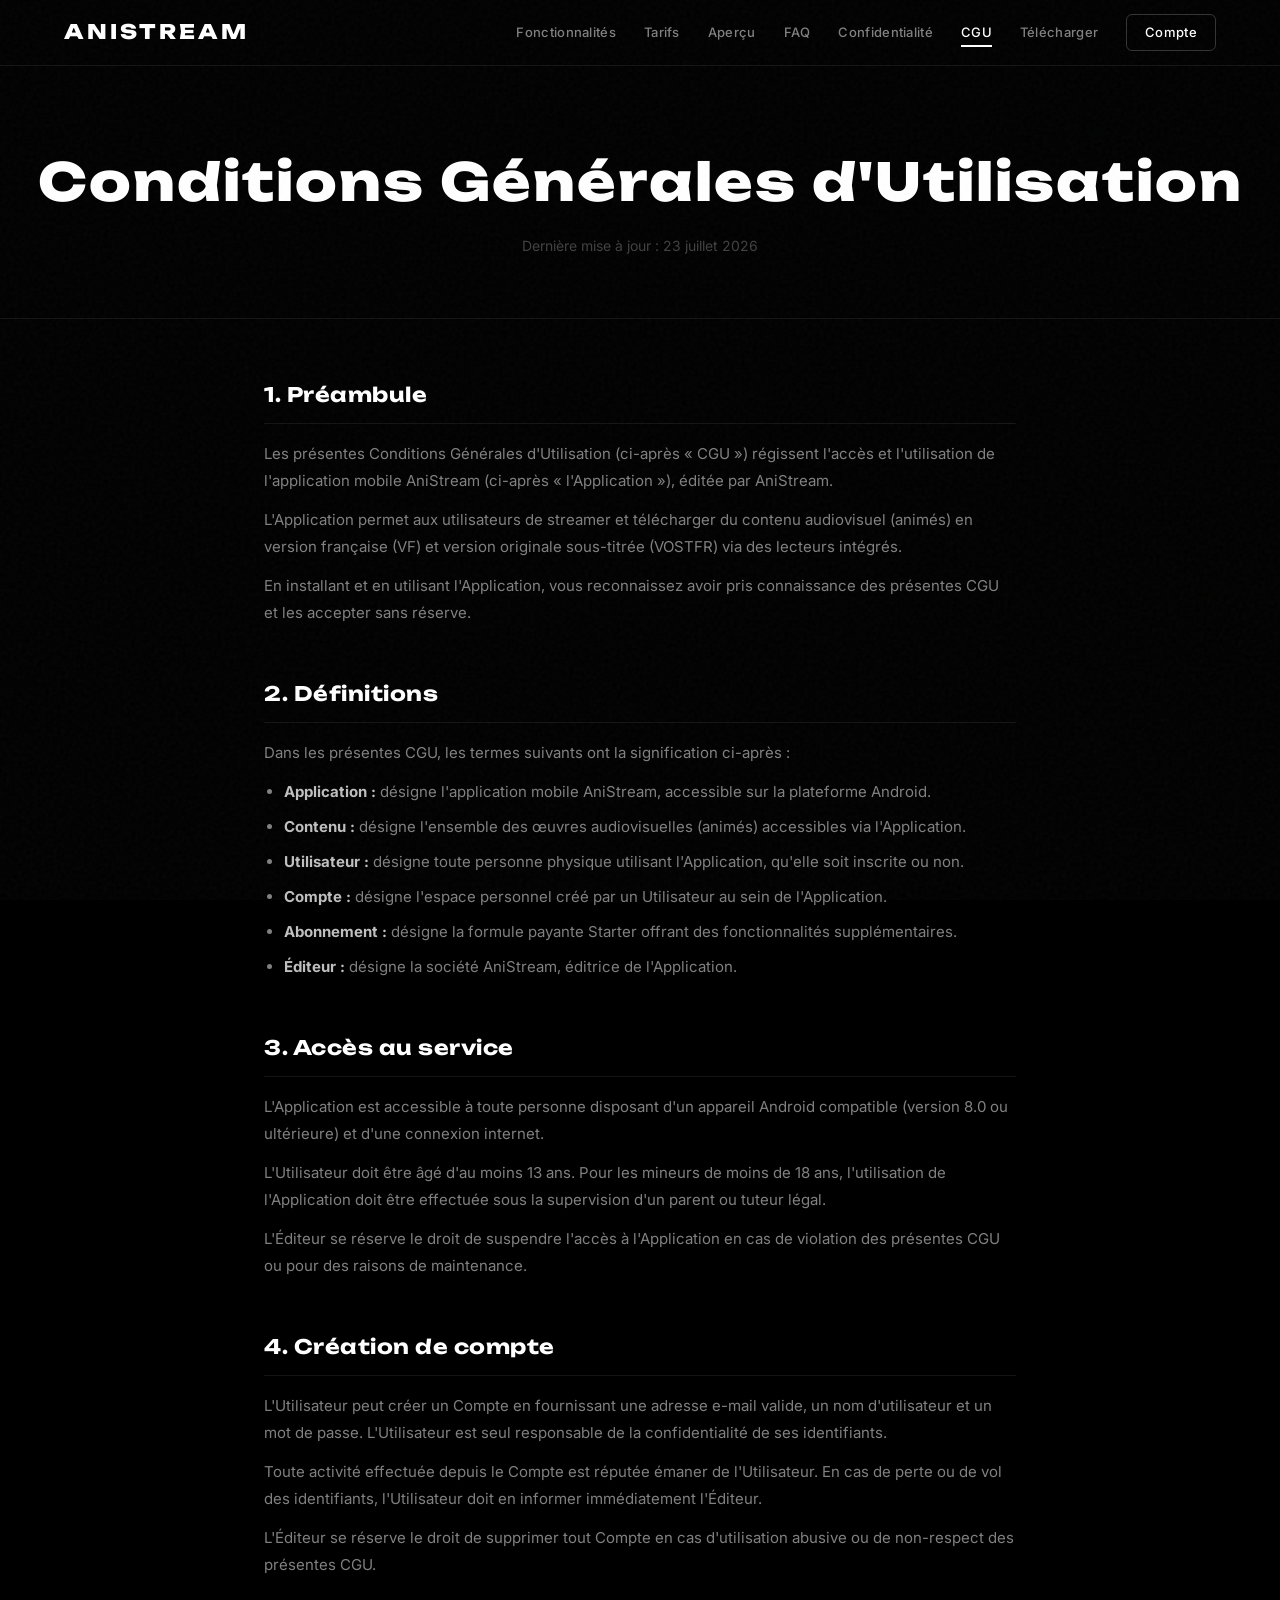
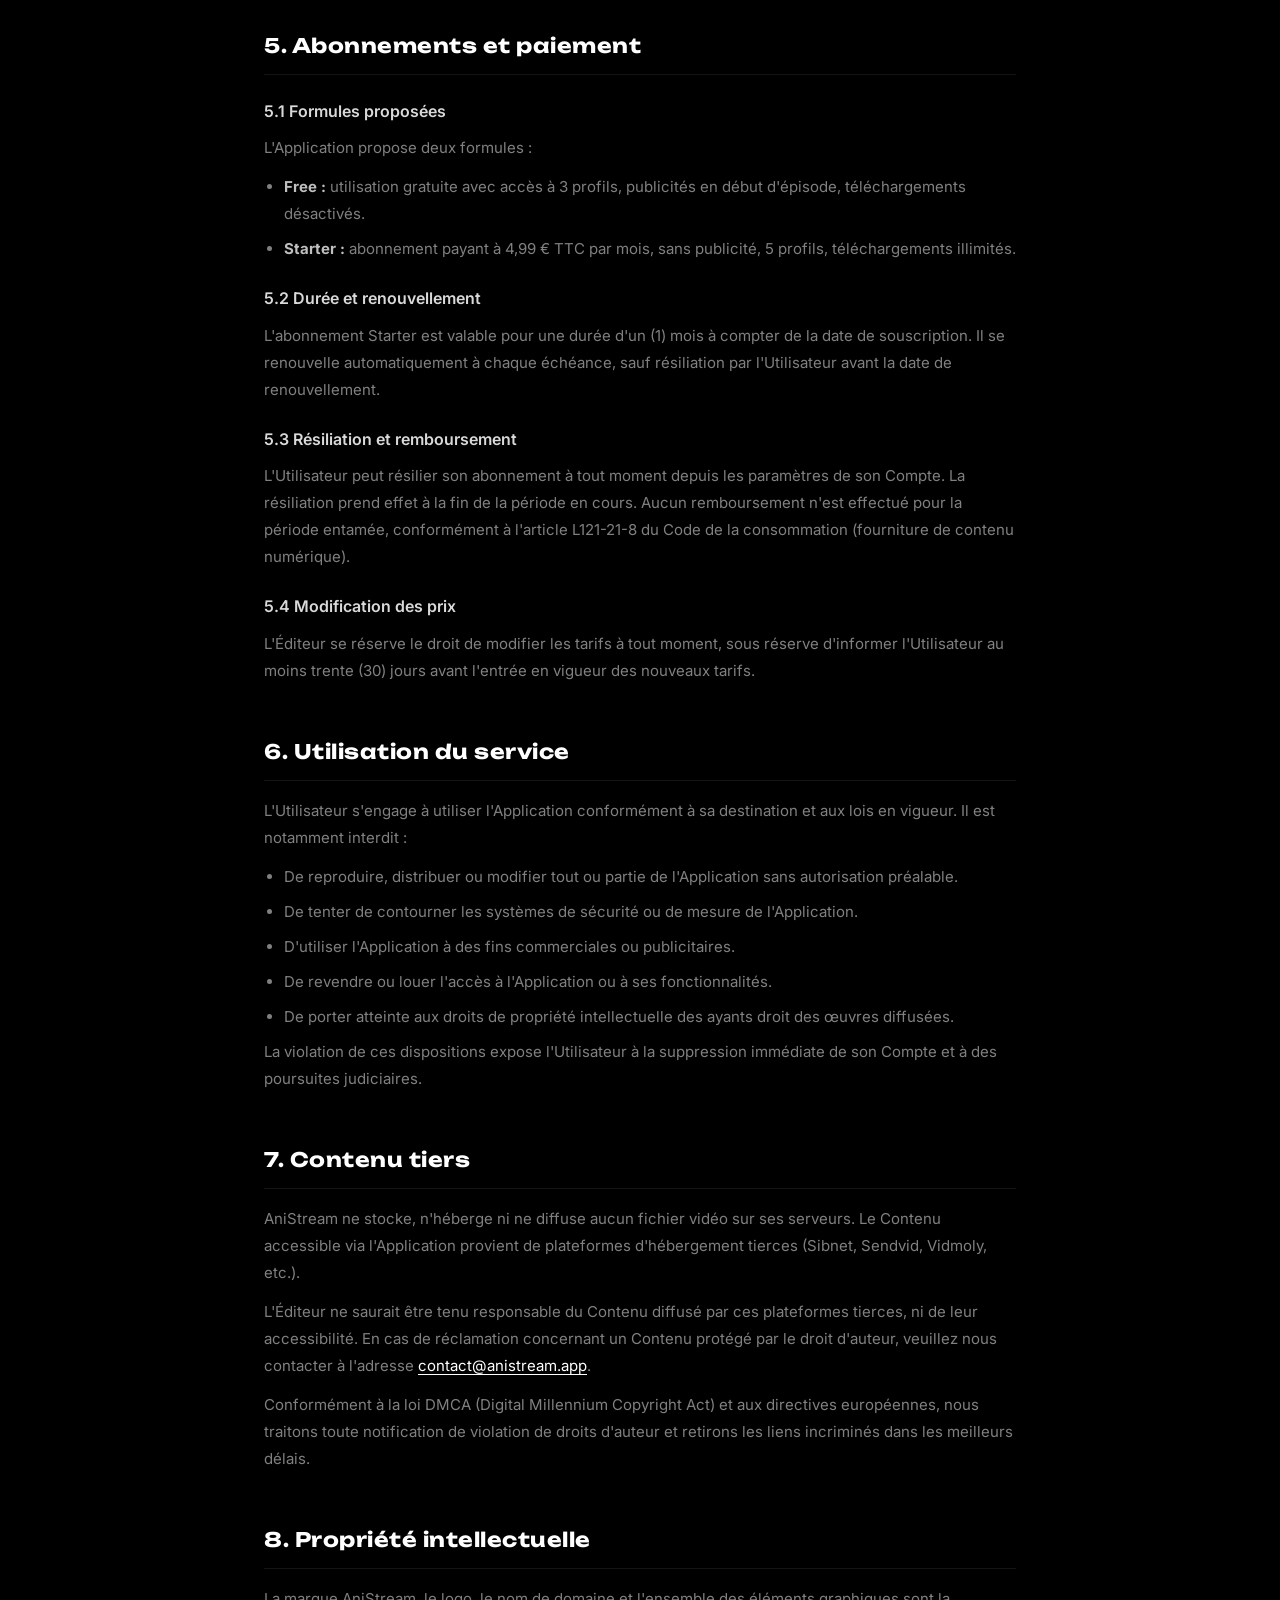
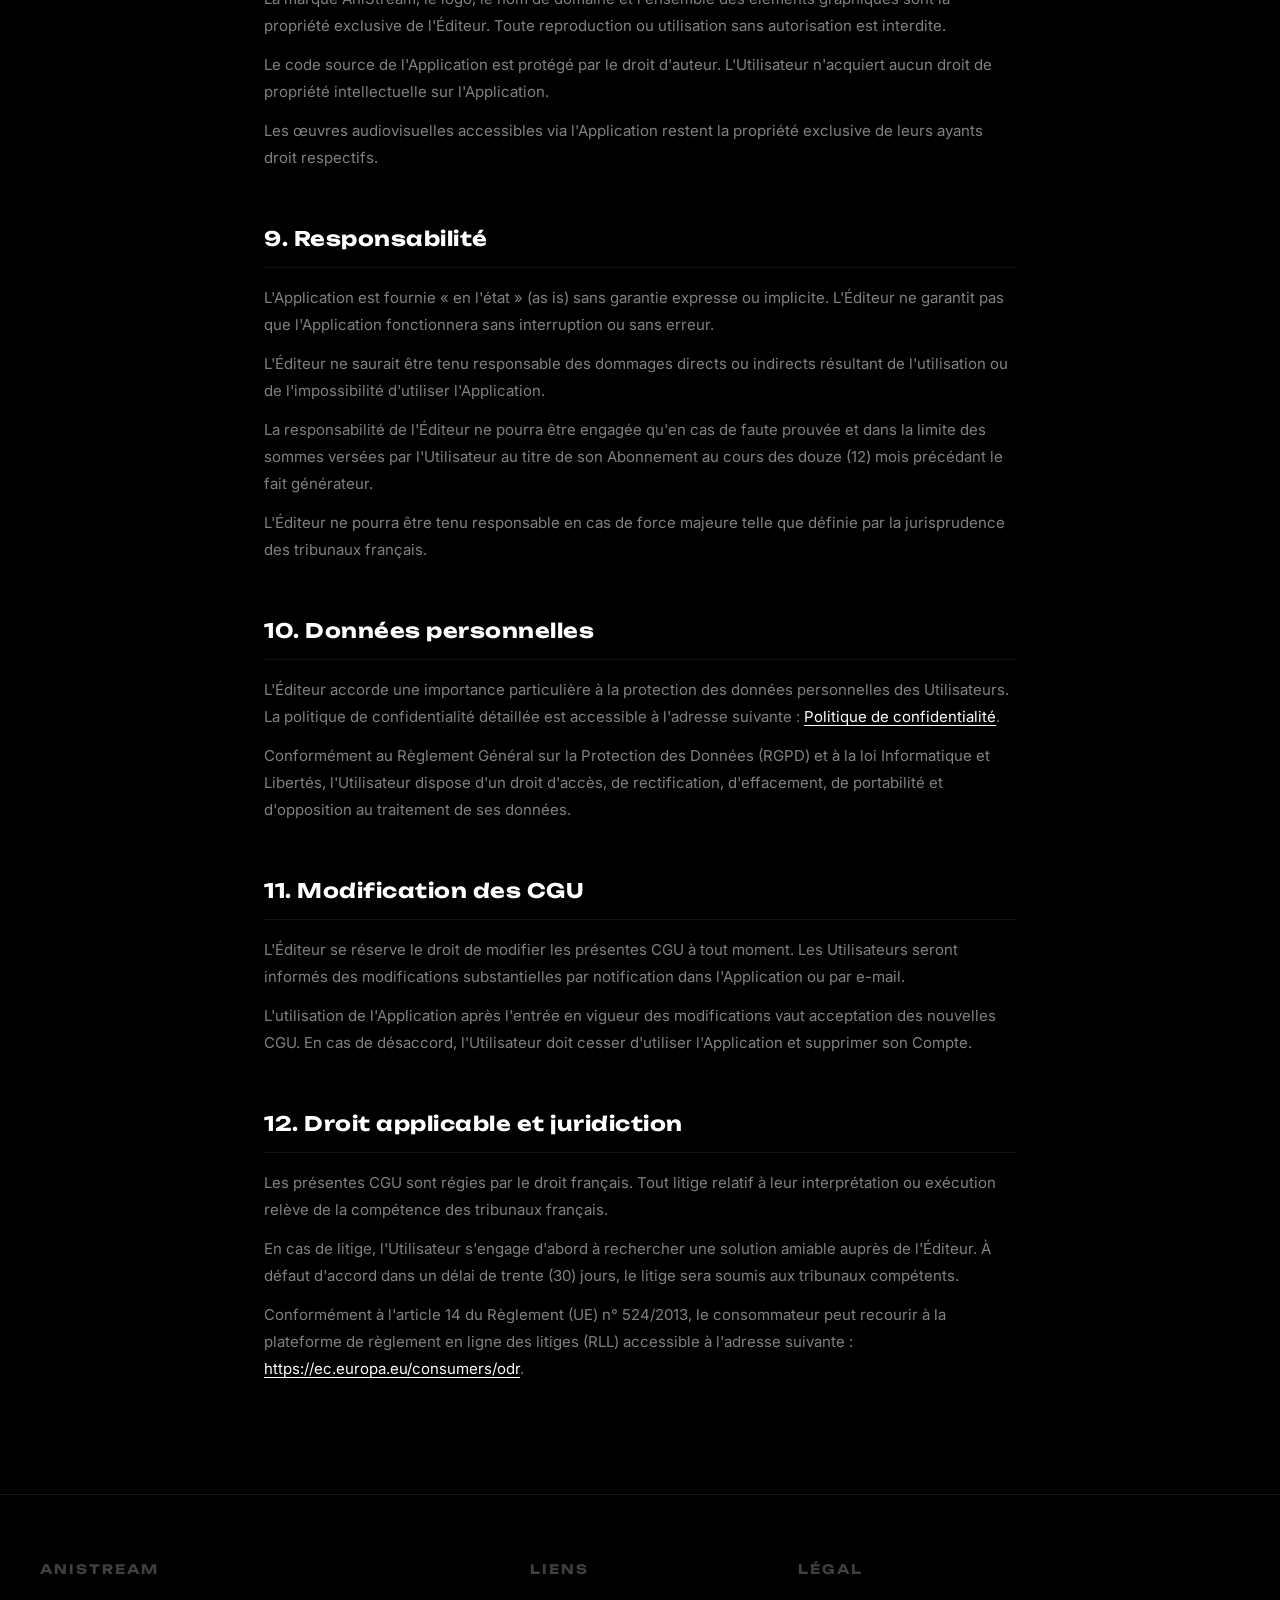
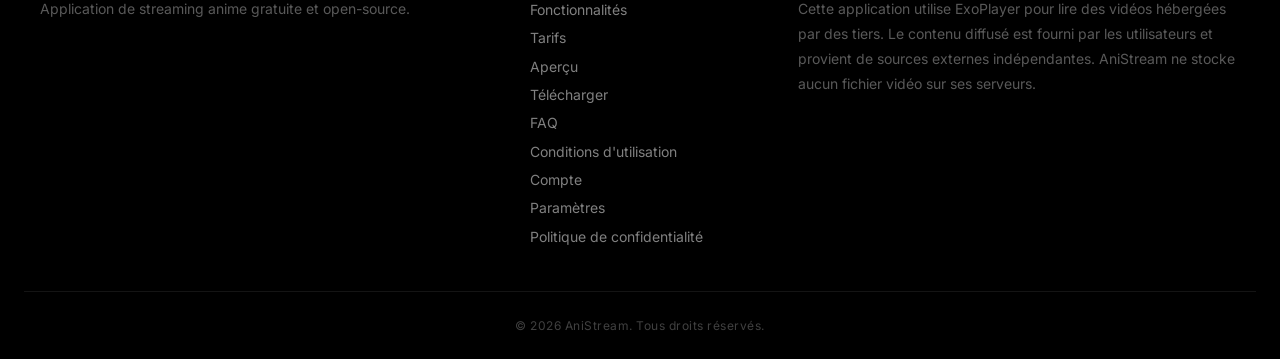
<file: conditions-utilisation.html>
<!DOCTYPE html>
<html lang="fr">
<head>
<meta charset="UTF-8">
<meta name="viewport" content="width=device-width, initial-scale=1.0">
<title>Conditions Générales d'Utilisation - AniStream VF</title>
<meta name="description" content="Conditions Générales d'Utilisation de l'application AniStream VF. Abonnements, responsabilités, propriété intellectuelle, droit applicable.">
<meta name="robots" content="index, follow">
<link rel="canonical" href="https://anistreamvf.github.io/conditions-utilisation.html">
<meta property="og:title" content="CGU - AniStream VF">
<meta property="og:description" content="Conditions Générales d'Utilisation de l'application AniStream VF.">
<meta property="og:url" content="https://anistreamvf.github.io/conditions-utilisation.html">
<meta property="og:type" content="website">
<meta property="og:site_name" content="AniStream VF">
<link rel="preconnect" href="https://fonts.googleapis.com">
<link rel="preconnect" href="https://fonts.gstatic.com" crossorigin>
<link href="https://fonts.googleapis.com/css2?family=Unbounded:wght@200..900&family=Inter:wght@300;400;500;600;700&display=swap" rel="stylesheet">
<link rel="stylesheet" href="style.css">
</head>
<body>

<header>
<nav>
<a href="/" class="logo">AniStream</a>
<div class="nav-links">
<a href="index.html#features">Fonctionnalités</a>
<a href="pricing.html">Tarifs</a>
<a href="index.html#gallery">Aperçu</a>
<a href="faq.html">FAQ</a>
<a href="privacy.html">Confidentialité</a>
<a href="conditions-utilisation.html" class="active">CGU</a>
<a href="index.html#download">Télécharger</a>
<a href="login.html" class="nav-cta">Compte</a>
</div>
</nav>
</header>

<section class="page-header">
<h1>Conditions Générales d'Utilisation</h1>
<p>Dernière mise à jour : 23 juillet 2026</p>
</section>

<section class="legal-content">

<div class="legal-block">
<h2>1. Préambule</h2>
<p>Les présentes Conditions Générales d'Utilisation (ci-après « CGU ») régissent l'accès et l'utilisation de l'application mobile AniStream (ci-après « l'Application »), éditée par AniStream.</p>
<p>L'Application permet aux utilisateurs de streamer et télécharger du contenu audiovisuel (animés) en version française (VF) et version originale sous-titrée (VOSTFR) via des lecteurs intégrés.</p>
<p>En installant et en utilisant l'Application, vous reconnaissez avoir pris connaissance des présentes CGU et les accepter sans réserve.</p>
</div>

<div class="legal-block">
<h2>2. Définitions</h2>
<p>Dans les présentes CGU, les termes suivants ont la signification ci-après :</p>
<ul>
<li><strong>Application :</strong> désigne l'application mobile AniStream, accessible sur la plateforme Android.</li>
<li><strong>Contenu :</strong> désigne l'ensemble des œuvres audiovisuelles (animés) accessibles via l'Application.</li>
<li><strong>Utilisateur :</strong> désigne toute personne physique utilisant l'Application, qu'elle soit inscrite ou non.</li>
<li><strong>Compte :</strong> désigne l'espace personnel créé par un Utilisateur au sein de l'Application.</li>
<li><strong>Abonnement :</strong> désigne la formule payante Starter offrant des fonctionnalités supplémentaires.</li>
<li><strong>Éditeur :</strong> désigne la société AniStream, éditrice de l'Application.</li>
</ul>
</div>

<div class="legal-block">
<h2>3. Accès au service</h2>
<p>L'Application est accessible à toute personne disposant d'un appareil Android compatible (version 8.0 ou ultérieure) et d'une connexion internet.</p>
<p>L'Utilisateur doit être âgé d'au moins 13 ans. Pour les mineurs de moins de 18 ans, l'utilisation de l'Application doit être effectuée sous la supervision d'un parent ou tuteur légal.</p>
<p>L'Éditeur se réserve le droit de suspendre l'accès à l'Application en cas de violation des présentes CGU ou pour des raisons de maintenance.</p>
</div>

<div class="legal-block">
<h2>4. Création de compte</h2>
<p>L'Utilisateur peut créer un Compte en fournissant une adresse e-mail valide, un nom d'utilisateur et un mot de passe. L'Utilisateur est seul responsable de la confidentialité de ses identifiants.</p>
<p>Toute activité effectuée depuis le Compte est réputée émaner de l'Utilisateur. En cas de perte ou de vol des identifiants, l'Utilisateur doit en informer immédiatement l'Éditeur.</p>
<p>L'Éditeur se réserve le droit de supprimer tout Compte en cas d'utilisation abusive ou de non-respect des présentes CGU.</p>
</div>

<div class="legal-block">
<h2>5. Abonnements et paiement</h2>
<h3>5.1 Formules proposées</h3>
<p>L'Application propose deux formules :</p>
<ul>
<li><strong>Free :</strong> utilisation gratuite avec accès à 3 profils, publicités en début d'épisode, téléchargements désactivés.</li>
<li><strong>Starter :</strong> abonnement payant à 4,99 € TTC par mois, sans publicité, 5 profils, téléchargements illimités.</li>
</ul>
<h3>5.2 Durée et renouvellement</h3>
<p>L'abonnement Starter est valable pour une durée d'un (1) mois à compter de la date de souscription. Il se renouvelle automatiquement à chaque échéance, sauf résiliation par l'Utilisateur avant la date de renouvellement.</p>
<h3>5.3 Résiliation et remboursement</h3>
<p>L'Utilisateur peut résilier son abonnement à tout moment depuis les paramètres de son Compte. La résiliation prend effet à la fin de la période en cours. Aucun remboursement n'est effectué pour la période entamée, conformément à l'article L121-21-8 du Code de la consommation (fourniture de contenu numérique).</p>
<h3>5.4 Modification des prix</h3>
<p>L'Éditeur se réserve le droit de modifier les tarifs à tout moment, sous réserve d'informer l'Utilisateur au moins trente (30) jours avant l'entrée en vigueur des nouveaux tarifs.</p>
</div>

<div class="legal-block">
<h2>6. Utilisation du service</h2>
<p>L'Utilisateur s'engage à utiliser l'Application conformément à sa destination et aux lois en vigueur. Il est notamment interdit :</p>
<ul>
<li>De reproduire, distribuer ou modifier tout ou partie de l'Application sans autorisation préalable.</li>
<li>De tenter de contourner les systèmes de sécurité ou de mesure de l'Application.</li>
<li>D'utiliser l'Application à des fins commerciales ou publicitaires.</li>
<li>De revendre ou louer l'accès à l'Application ou à ses fonctionnalités.</li>
<li>De porter atteinte aux droits de propriété intellectuelle des ayants droit des œuvres diffusées.</li>
</ul>
<p>La violation de ces dispositions expose l'Utilisateur à la suppression immédiate de son Compte et à des poursuites judiciaires.</p>
</div>

<div class="legal-block">
<h2>7. Contenu tiers</h2>
<p>AniStream ne stocke, n'héberge ni ne diffuse aucun fichier vidéo sur ses serveurs. Le Contenu accessible via l'Application provient de plateformes d'hébergement tierces (Sibnet, Sendvid, Vidmoly, etc.).</p>
<p>L'Éditeur ne saurait être tenu responsable du Contenu diffusé par ces plateformes tierces, ni de leur accessibilité. En cas de réclamation concernant un Contenu protégé par le droit d'auteur, veuillez nous contacter à l'adresse <a href="mailto:contact@anistream.app">contact@anistream.app</a>.</p>
<p>Conformément à la loi DMCA (Digital Millennium Copyright Act) et aux directives européennes, nous traitons toute notification de violation de droits d'auteur et retirons les liens incriminés dans les meilleurs délais.</p>
</div>

<div class="legal-block">
<h2>8. Propriété intellectuelle</h2>
<p>La marque AniStream, le logo, le nom de domaine et l'ensemble des éléments graphiques sont la propriété exclusive de l'Éditeur. Toute reproduction ou utilisation sans autorisation est interdite.</p>
<p>Le code source de l'Application est protégé par le droit d'auteur. L'Utilisateur n'acquiert aucun droit de propriété intellectuelle sur l'Application.</p>
<p>Les œuvres audiovisuelles accessibles via l'Application restent la propriété exclusive de leurs ayants droit respectifs.</p>
</div>

<div class="legal-block">
<h2>9. Responsabilité</h2>
<p>L'Application est fournie « en l'état » (as is) sans garantie expresse ou implicite. L'Éditeur ne garantit pas que l'Application fonctionnera sans interruption ou sans erreur.</p>
<p>L'Éditeur ne saurait être tenu responsable des dommages directs ou indirects résultant de l'utilisation ou de l'impossibilité d'utiliser l'Application.</p>
<p>La responsabilité de l'Éditeur ne pourra être engagée qu'en cas de faute prouvée et dans la limite des sommes versées par l'Utilisateur au titre de son Abonnement au cours des douze (12) mois précédant le fait générateur.</p>
<p>L'Éditeur ne pourra être tenu responsable en cas de force majeure telle que définie par la jurisprudence des tribunaux français.</p>
</div>

<div class="legal-block">
<h2>10. Données personnelles</h2>
<p>L'Éditeur accorde une importance particulière à la protection des données personnelles des Utilisateurs. La politique de confidentialité détaillée est accessible à l'adresse suivante : <a href="privacy.html">Politique de confidentialité</a>.</p>
<p>Conformément au Règlement Général sur la Protection des Données (RGPD) et à la loi Informatique et Libertés, l'Utilisateur dispose d'un droit d'accès, de rectification, d'effacement, de portabilité et d'opposition au traitement de ses données.</p>
</div>

<div class="legal-block">
<h2>11. Modification des CGU</h2>
<p>L'Éditeur se réserve le droit de modifier les présentes CGU à tout moment. Les Utilisateurs seront informés des modifications substantielles par notification dans l'Application ou par e-mail.</p>
<p>L'utilisation de l'Application après l'entrée en vigueur des modifications vaut acceptation des nouvelles CGU. En cas de désaccord, l'Utilisateur doit cesser d'utiliser l'Application et supprimer son Compte.</p>
</div>

<div class="legal-block">
<h2>12. Droit applicable et juridiction</h2>
<p>Les présentes CGU sont régies par le droit français. Tout litige relatif à leur interprétation ou exécution relève de la compétence des tribunaux français.</p>
<p>En cas de litige, l'Utilisateur s'engage d'abord à rechercher une solution amiable auprès de l'Éditeur. À défaut d'accord dans un délai de trente (30) jours, le litige sera soumis aux tribunaux compétents.</p>
<p>Conformément à l'article 14 du Règlement (UE) n° 524/2013, le consommateur peut recourir à la plateforme de règlement en ligne des litiges (RLL) accessible à l'adresse suivante : <a href="https://ec.europa.eu/consumers/odr" target="_blank">https://ec.europa.eu/consumers/odr</a>.</p>
</div>

</section>

<footer>
<div class="footer-content">
<div class="footer-col">
<h4>AniStream</h4>
<p>Application de streaming anime gratuite et open-source.</p>
</div>
<div class="footer-col">
<h4>Liens</h4>
<a href="index.html#features">Fonctionnalités</a>
<a href="pricing.html">Tarifs</a>
<a href="index.html#gallery">Aperçu</a>
<a href="index.html#download">Télécharger</a>
<a href="faq.html">FAQ</a>
<a href="conditions-utilisation.html">Conditions d'utilisation</a>
<a href="login.html">Compte</a>
<a href="account.html">Paramètres</a>
<a href="privacy.html">Politique de confidentialité</a>
</div>
<div class="footer-col">
<h4>Légal</h4>
<p class="legal-text">Cette application utilise ExoPlayer pour lire des vidéos hébergées par des tiers. Le contenu diffusé est fourni par les utilisateurs et provient de sources externes indépendantes. AniStream ne stocke aucun fichier vidéo sur ses serveurs.</p>
</div>
</div>
<div class="footer-bottom">
<p>&copy; 2026 AniStream. Tous droits réservés.</p>
</div>
</footer>

</body>
</html>
</file>
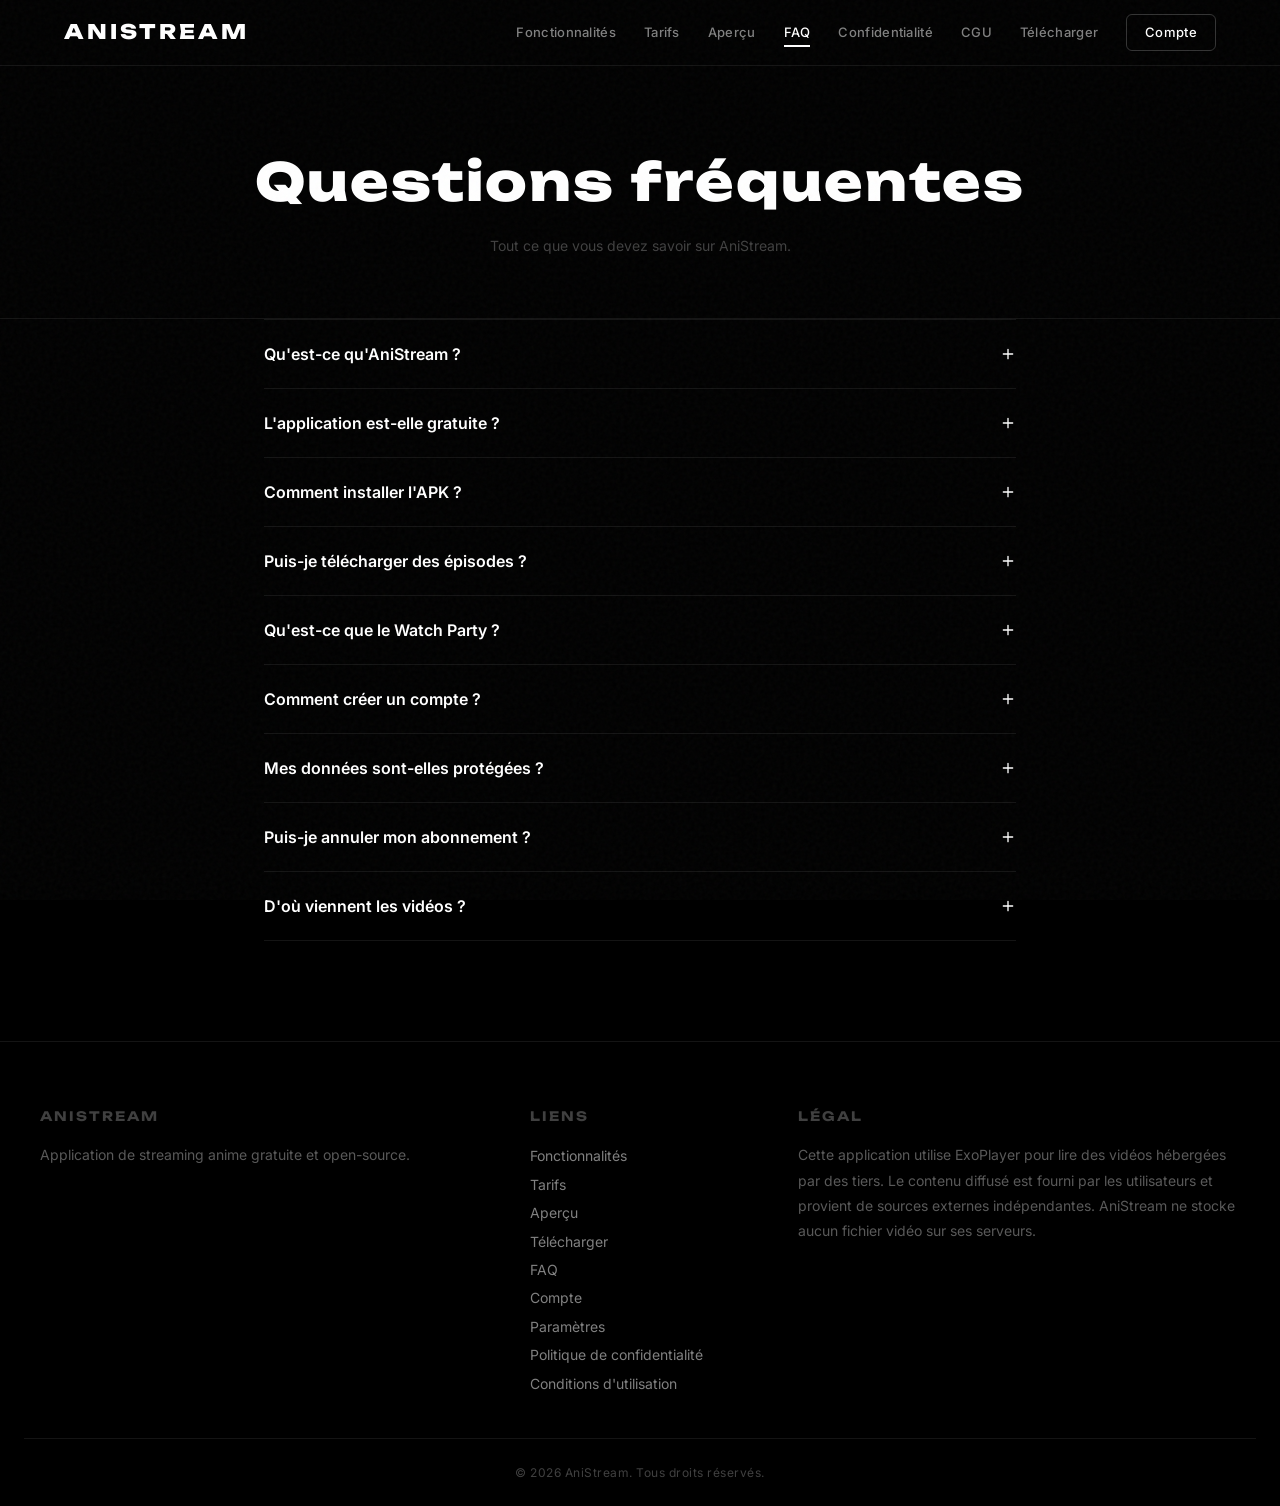
<file: faq.html>
<!DOCTYPE html>
<html lang="fr">
<head>
<meta charset="UTF-8">
<meta name="viewport" content="width=device-width, initial-scale=1.0">
<title>FAQ - AniStream VF</title>
<meta name="description" content="Questions fréquentes sur AniStream VF : installation, streaming, téléchargements, abonnements, watch party.">
<meta name="robots" content="index, follow">
<link rel="canonical" href="https://anistreamvf.github.io/faq.html">
<meta property="og:title" content="FAQ AniStream VF">
<meta property="og:description" content="Toutes les réponses à vos questions sur AniStream VF.">
<meta property="og:url" content="https://anistreamvf.github.io/faq.html">
<meta property="og:type" content="website">
<meta property="og:site_name" content="AniStream VF">
<link rel="preconnect" href="https://fonts.googleapis.com">
<link rel="preconnect" href="https://fonts.gstatic.com" crossorigin>
<link href="https://fonts.googleapis.com/css2?family=Unbounded:wght@200..900&family=Inter:wght@300;400;500;600;700&display=swap" rel="stylesheet">
<link rel="stylesheet" href="style.css">
</head>
<body>

<header>
<nav>
<a href="/" class="logo">AniStream</a>
<div class="nav-links">
<a href="index.html#features">Fonctionnalités</a>
<a href="pricing.html">Tarifs</a>
<a href="index.html#gallery">Aperçu</a>
<a href="faq.html" class="active">FAQ</a>
<a href="privacy.html">Confidentialité</a>
<a href="conditions-utilisation.html">CGU</a>
<a href="index.html#download">Télécharger</a>
<a href="login.html" class="nav-cta">Compte</a>
</div>
</nav>
</header>

<section class="page-header">
<h1>Questions fréquentes</h1>
<p>Tout ce que vous devez savoir sur AniStream.</p>
</section>

<section class="faq-section">
<div class="faq-list">

<div class="faq-item">
<button class="faq-question" aria-expanded="false">
<span>Qu'est-ce qu'AniStream ?</span>
<svg class="faq-arrow" width="16" height="16" viewBox="0 0 24 24" fill="none" stroke="currentColor" stroke-width="2" stroke-linecap="round"><path d="M12 5v14M5 12h14"/></svg>
</button>
<div class="faq-answer"><p>AniStream est une application Android de streaming animé gratuite. Elle propose un catalogue de plus de 2000 animes en VF et VOSTFR, avec des fonctionnalités comme le streaming HD, les téléchargements hors-ligne, le Watch Party et la gestion multi-profils.</p></div>
</div>

<div class="faq-item">
<button class="faq-question" aria-expanded="false">
<span>L'application est-elle gratuite ?</span>
<svg class="faq-arrow" width="16" height="16" viewBox="0 0 24 24" fill="none" stroke="currentColor" stroke-width="2" stroke-linecap="round"><path d="M12 5v14M5 12h14"/></svg>
</button>
<div class="faq-answer"><p>Oui, AniStream est gratuit avec une formule Free (3 profils, publicités en début d'épisode). Un abonnement Starter à 4,99 €/mois supprime les publicités, permet 5 profils et active les téléchargements.</p></div>
</div>

<div class="faq-item">
<button class="faq-question" aria-expanded="false">
<span>Comment installer l'APK ?</span>
<svg class="faq-arrow" width="16" height="16" viewBox="0 0 24 24" fill="none" stroke="currentColor" stroke-width="2" stroke-linecap="round"><path d="M12 5v14M5 12h14"/></svg>
</button>
<div class="faq-answer"><p>Téléchargez le fichier APK depuis notre site. Avant l'installation, activez "Installer depuis des sources inconnues" dans les paramètres de sécurité de votre appareil Android. AniStream est compatible Android 8.0 et supérieur.</p></div>
</div>

<div class="faq-item">
<button class="faq-question" aria-expanded="false">
<span>Puis-je télécharger des épisodes ?</span>
<svg class="faq-arrow" width="16" height="16" viewBox="0 0 24 24" fill="none" stroke="currentColor" stroke-width="2" stroke-linecap="round"><path d="M12 5v14M5 12h14"/></svg>
</button>
<div class="faq-answer"><p>Oui, les abonnés Starter peuvent télécharger leurs épisodes préférés pour les regarder hors-ligne, sans limite de stockage ou de quantité. La fonctionnalité de téléchargement n'est pas disponible sur la formule gratuite.</p></div>
</div>

<div class="faq-item">
<button class="faq-question" aria-expanded="false">
<span>Qu'est-ce que le Watch Party ?</span>
<svg class="faq-arrow" width="16" height="16" viewBox="0 0 24 24" fill="none" stroke="currentColor" stroke-width="2" stroke-linecap="round"><path d="M12 5v14M5 12h14"/></svg>
</button>
<div class="faq-answer"><p>Le Watch Party vous permet de regarder des épisodes en synchronisation avec vos amis. Créez une session, partagez le code d'accès et profitez d'un chat intégré pour commenter en direct. Disponible sur toutes les formules.</p></div>
</div>

<div class="faq-item">
<button class="faq-question" aria-expanded="false">
<span>Comment créer un compte ?</span>
<svg class="faq-arrow" width="16" height="16" viewBox="0 0 24 24" fill="none" stroke="currentColor" stroke-width="2" stroke-linecap="round"><path d="M12 5v14M5 12h14"/></svg>
</button>
<div class="faq-answer"><p>Lancez l'application et appuyez sur "Créer un compte". Renseignez votre email, un nom d'utilisateur et un mot de passe. Votre compte est créé immédiatement et vous pouvez ajouter jusqu'à 3 profils personnalisés.</p></div>
</div>

<div class="faq-item">
<button class="faq-question" aria-expanded="false">
<span>Mes données sont-elles protégées ?</span>
<svg class="faq-arrow" width="16" height="16" viewBox="0 0 24 24" fill="none" stroke="currentColor" stroke-width="2" stroke-linecap="round"><path d="M12 5v14M5 12h14"/></svg>
</button>
<div class="faq-answer"><p>Absolument. Les mots de passe sont hachés avec bcrypt, les URLs vidéo sont chiffrées, et aucun cookie ou traceur publicitaire n'est utilisé. Consultez notre <a href="privacy.html">politique de confidentialité</a> pour plus de détails.</p></div>
</div>

<div class="faq-item">
<button class="faq-question" aria-expanded="false">
<span>Puis-je annuler mon abonnement ?</span>
<svg class="faq-arrow" width="16" height="16" viewBox="0 0 24 24" fill="none" stroke="currentColor" stroke-width="2" stroke-linecap="round"><path d="M12 5v14M5 12h14"/></svg>
</button>
<div class="faq-answer"><p>Oui, vous pouvez annuler à tout moment depuis les paramètres de votre compte. L'abonnement reste actif jusqu'à la fin de la période payée. Aucune période d'engagement n'est requise.</p></div>
</div>

<div class="faq-item">
<button class="faq-question" aria-expanded="false">
<span>D'où viennent les vidéos ?</span>
<svg class="faq-arrow" width="16" height="16" viewBox="0 0 24 24" fill="none" stroke="currentColor" stroke-width="2" stroke-linecap="round"><path d="M12 5v14M5 12h14"/></svg>
</button>
<div class="faq-answer"><p>AniStream ne stocke aucun fichier vidéo sur ses serveurs. Les vidéos sont lues depuis des plateformes d'hébergement tierces (Sibnet, Sendvid, Vidmoly). Nous agrégeons uniquement les liens et fournissons un lecteur optimisé.</p></div>
</div>

</div>
</section>

<footer>
<div class="footer-content">
<div class="footer-col">
<h4>AniStream</h4>
<p>Application de streaming anime gratuite et open-source.</p>
</div>
<div class="footer-col">
<h4>Liens</h4>
<a href="index.html#features">Fonctionnalités</a>
<a href="pricing.html">Tarifs</a>
<a href="index.html#gallery">Aperçu</a>
<a href="index.html#download">Télécharger</a>
<a href="faq.html">FAQ</a>
<a href="login.html">Compte</a>
<a href="account.html">Paramètres</a>
<a href="privacy.html">Politique de confidentialité</a>
<a href="conditions-utilisation.html">Conditions d'utilisation</a>
</div>
<div class="footer-col">
<h4>Légal</h4>
<p class="legal-text">Cette application utilise ExoPlayer pour lire des vidéos hébergées par des tiers. Le contenu diffusé est fourni par les utilisateurs et provient de sources externes indépendantes. AniStream ne stocke aucun fichier vidéo sur ses serveurs.</p>
</div>
</div>
<div class="footer-bottom">
<p>&copy; 2026 AniStream. Tous droits réservés.</p>
</div>
</footer>

<script>
// Accordéon FAQ
document.querySelectorAll('.faq-question').forEach(btn => {
btn.addEventListener('click', () => {
const expanded = btn.getAttribute('aria-expanded') === 'true';
// Close all
document.querySelectorAll('.faq-question').forEach(b => b.setAttribute('aria-expanded', 'false'));
document.querySelectorAll('.faq-answer').forEach(a => a.classList.remove('open'));
// Open this one if it was closed
if (!expanded) {
btn.setAttribute('aria-expanded', 'true');
btn.nextElementSibling.classList.add('open');
}
});
});
</script>

</body>
</html>
</file>
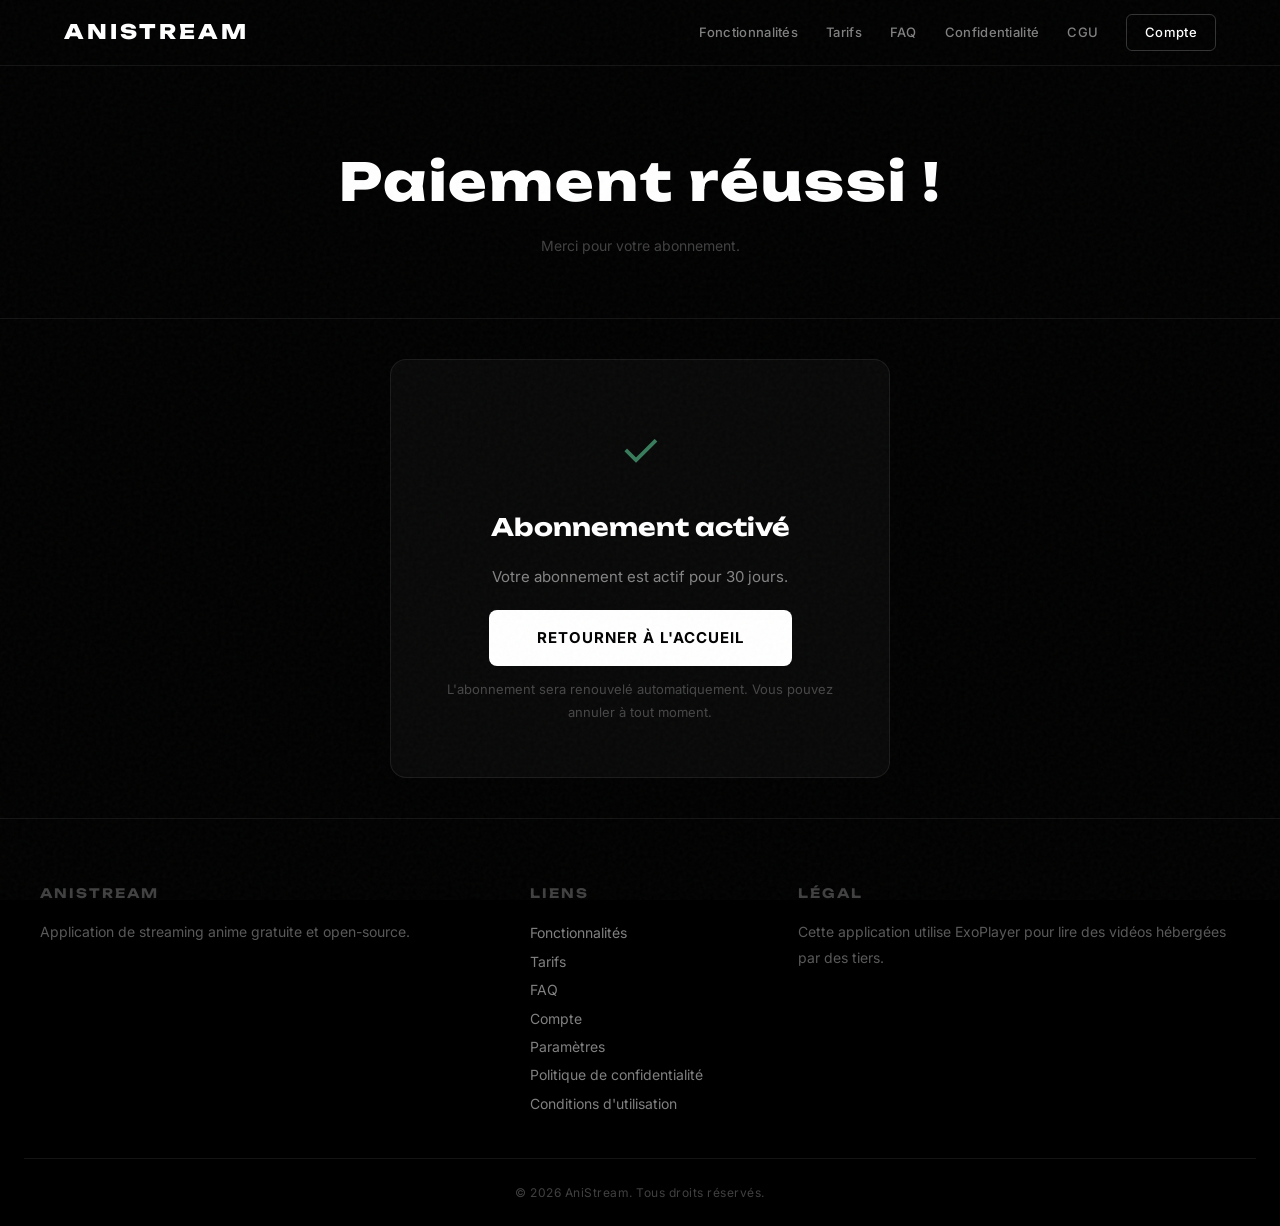
<file: payment-success.html>
<!DOCTYPE html>
<html lang="fr">
<head>
<meta charset="UTF-8">
<meta name="viewport" content="width=device-width, initial-scale=1.0">
<title>Paiement réussi - AniStream</title>
<link rel="preconnect" href="https://fonts.googleapis.com">
<link rel="preconnect" href="https://fonts.gstatic.com" crossorigin>
<link href="https://fonts.googleapis.com/css2?family=Unbounded:wght@200..900&family=Inter:wght@300;400;500;600;700&display=swap" rel="stylesheet">
<link rel="stylesheet" href="style.css">
</head>
<body>

<header>
<nav>
<a href="/" class="logo">AniStream</a>
<div class="nav-links">
<a href="index.html#features">Fonctionnalités</a>
<a href="pricing.html">Tarifs</a>
<a href="faq.html">FAQ</a>
<a href="privacy.html">Confidentialité</a>
<a href="conditions-utilisation.html">CGU</a>
<a href="login.html" class="nav-cta">Compte</a>
</div>
</nav>
</header>

<section class="page-header">
<h1>Paiement réussi !</h1>
<p>Merci pour votre abonnement.</p>
</section>

<section class="pricing-cta" style="padding: 40px 24px;">
<div class="download-card">
<div class="feature-icon" style="font-size:48px;color:#69f0ae">&#10003;</div>
<h2 style="font-size:24px;font-family:'Unbounded',sans-serif;margin-bottom:8px">Abonnement activé</h2>
<p style="color:rgba(255,255,255,0.5);margin-bottom:20px">Votre abonnement est actif pour 30 jours.</p>
<a href="index.html" class="btn-primary">Retourner à l'accueil</a>
<p style="margin-top:12px;font-size:13px;color:rgba(255,255,255,0.25)">L'abonnement sera renouvelé automatiquement. Vous pouvez annuler à tout moment.</p>
</div>
</section>

<script>
const SUPABASE_URL = 'https://fxqrmcinehnuwmkvogcl.supabase.co';
const SUPABASE_ANON = 'eyJhbGciOiJIUzI1NiIsInR5cCI6IkpXVCJ9.eyJpc3MiOiJzdXBhYmFzZSIsInJlZiI6ImZ4cXJtY2luZWhudXdta3ZvZ2NsIiwicm9sZSI6ImFub24iLCJpYXQiOjE3ODQ0OTEzMzAsImV4cCI6MjEwMDA2NzMzMH0.JEnZl17WIpPL42fcMRnOx25HRu7zbaUkPilN9PSFhUM';

const params = new URLSearchParams(window.location.search);
const plan = params.get('plan') || 'starter';
const session = JSON.parse(localStorage.getItem('anistream_session') || 'null');
if (session) {
session.plan = plan;
session.subscriptionEnd = new Date(Date.now() + 30*24*60*60*1000).toISOString();
localStorage.setItem('anistream_session', JSON.stringify(session));
// Update backend profile
(async () => {
try {
const r = await fetch(SUPABASE_URL + '/rest/v1/profiles?id=eq.' + session.id, {
method: 'PATCH',
headers: { 'apikey': SUPABASE_ANON, 'Content-Type': 'application/json', 'Prefer': 'return=minimal' },
body: JSON.stringify({ is_premium: true, subscription_plan: plan, subscription_status: 'active', subscription_end: session.subscriptionEnd })
});
if (!r.ok) {
const err = await r.text();
document.querySelector('.pricing-cta').insertAdjacentHTML('beforeend', '<p style="color:#ff5252;font-size:13px;margin-top:12px">Erreur BDD: ' + err + '</p>');
} else {
document.querySelector('.pricing-cta').insertAdjacentHTML('beforeend', '<p style="color:#69f0ae;font-size:13px;margin-top:12px">✅ Abonnement synchronisé avec le serveur</p>');
}
} catch(e) {
document.querySelector('.pricing-cta').insertAdjacentHTML('beforeend', '<p style="color:#ff5252;font-size:13px;margin-top:12px">Erreur réseau: ' + e.message + '</p>');
}
})();
}
</script>

<footer>
<div class="footer-content">
<div class="footer-col">
<h4>AniStream</h4>
<p>Application de streaming anime gratuite et open-source.</p>
</div>
<div class="footer-col">
<h4>Liens</h4>
<a href="index.html#features">Fonctionnalités</a>
<a href="pricing.html">Tarifs</a>
<a href="faq.html">FAQ</a>
<a href="login.html">Compte</a>
<a href="account.html">Paramètres</a>
<a href="privacy.html">Politique de confidentialité</a>
<a href="conditions-utilisation.html">Conditions d'utilisation</a>
</div>
<div class="footer-col">
<h4>Légal</h4>
<p class="legal-text">Cette application utilise ExoPlayer pour lire des vidéos hébergées par des tiers.</p>
</div>
</div>
<div class="footer-bottom">
<p>&copy; 2026 AniStream. Tous droits réservés.</p>
</div>
</footer>

</body>
</html>
</file>
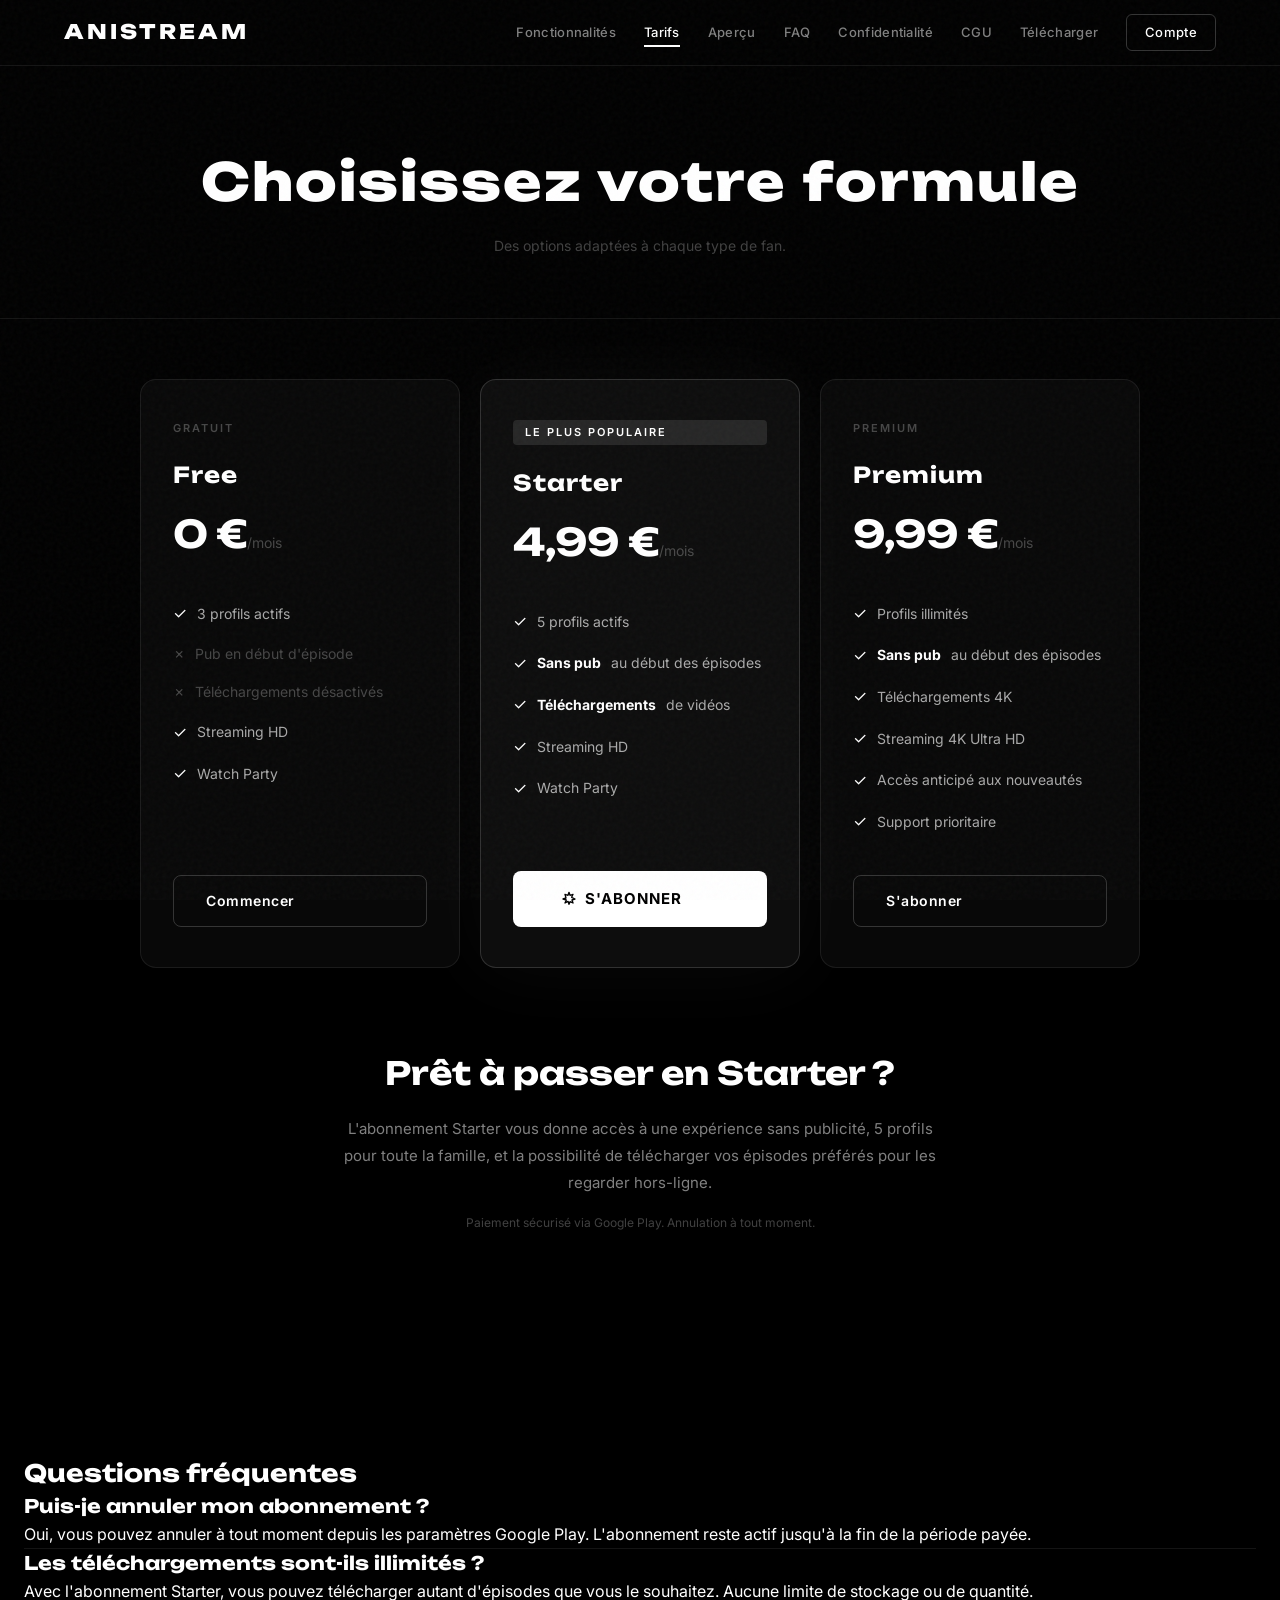
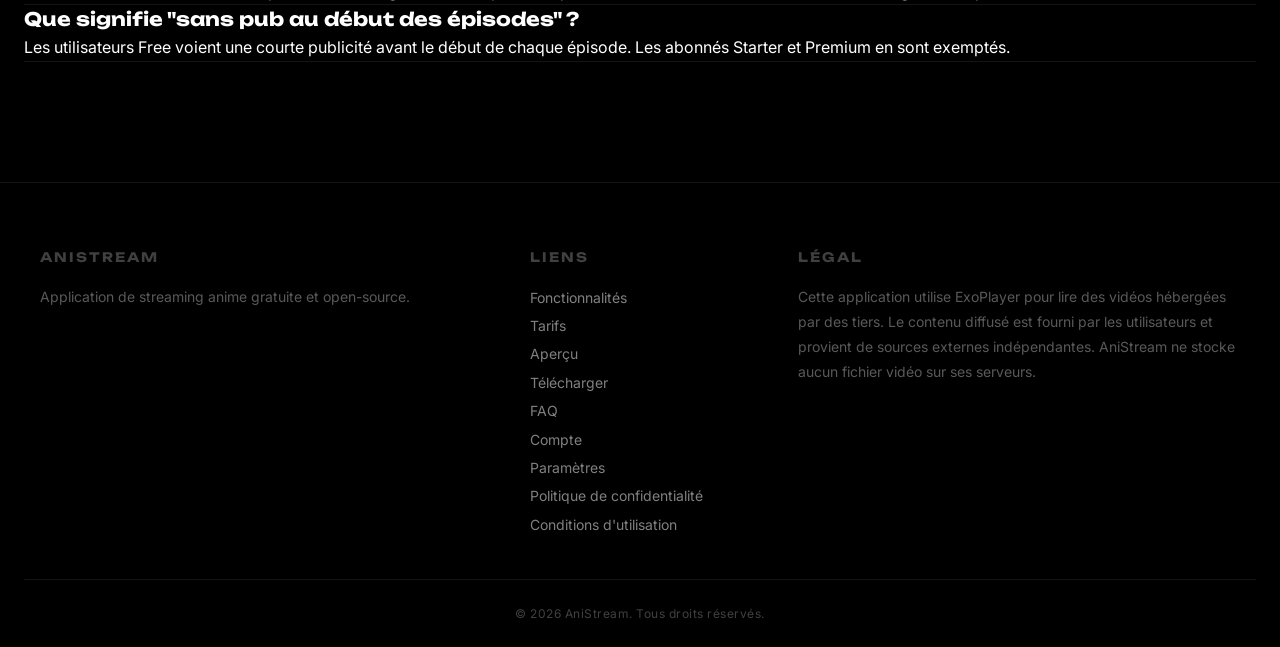
<file: pricing.html>
<!DOCTYPE html>
<html lang="fr">
<head>
<meta charset="UTF-8">
<meta name="viewport" content="width=device-width, initial-scale=1.0">
<title>Tarifs - AniStream VF</title>
<meta name="description" content="Formules d'abonnement AniStream VF : Free gratuit, Starter sans pub et 5 profils, Premium tout illimité.">
<meta name="robots" content="index, follow">
<link rel="canonical" href="https://anistreamvf.github.io/pricing.html">
<meta property="og:title" content="Tarifs AniStream VF">
<meta property="og:description" content="Choisissez votre formule : Free, Starter ou Premium.">
<meta property="og:url" content="https://anistreamvf.github.io/pricing.html">
<meta property="og:type" content="website">
<meta property="og:site_name" content="AniStream VF">
<link rel="preconnect" href="https://fonts.googleapis.com">
<link rel="preconnect" href="https://fonts.gstatic.com" crossorigin>
<link href="https://fonts.googleapis.com/css2?family=Unbounded:wght@200..900&family=Inter:wght@300;400;500;600;700&display=swap" rel="stylesheet">
<link rel="stylesheet" href="style.css">
</head>
<body>

<header>
<nav>
<a href="/" class="logo">AniStream</a>
<div class="nav-links">
<a href="index.html#features">Fonctionnalités</a>
<a href="pricing.html" class="active">Tarifs</a>
<a href="index.html#gallery">Aperçu</a>
<a href="faq.html">FAQ</a>
<a href="privacy.html">Confidentialité</a>
<a href="conditions-utilisation.html">CGU</a>
<a href="index.html#download">Télécharger</a>
<a href="login.html" class="nav-cta">Compte</a>
</div>
</nav>
</header>

<section class="page-header">
<h1>Choisissez votre formule</h1>
<p>Des options adaptées à chaque type de fan.</p>
</section>

<section class="pricing-section">
<div class="pricing-grid">

<div class="pricing-card">
<div class="pricing-badge">Gratuit</div>
<h3>Free</h3>
<p class="pricing-price">0 €<span>/mois</span></p>
<ul class="pricing-features">
<li><span class="check">&#10003;</span> 3 profils actifs</li>
<li><span class="cross">&#10007;</span> <span class="muted">Pub en début d'épisode</span></li>
<li><span class="cross">&#10007;</span> <span class="muted">Téléchargements désactivés</span></li>
<li><span class="check">&#10003;</span> Streaming HD</li>
<li><span class="check">&#10003;</span> Watch Party</li>
</ul>
<a href="index.html#download" class="btn-outline">Commencer</a>
</div>

<div class="pricing-card featured">
<div class="pricing-badge popular">Le plus populaire</div>
<h3>Starter</h3>
<p class="pricing-price">4,99 €<span>/mois</span></p>
<ul class="pricing-features">
<li><span class="check">&#10003;</span> 5 profils actifs</li>
<li><span class="check">&#10003;</span> <strong>Sans pub</strong> au début des épisodes</li>
<li><span class="check">&#10003;</span> <strong>Téléchargements</strong> de vidéos</li>
<li><span class="check">&#10003;</span> Streaming HD</li>
<li><span class="check">&#10003;</span> Watch Party</li>
</ul>
<a href="#subscribe" class="btn-primary" id="starter-btn" onclick="return handleSubscribe('starter')"><svg xmlns="http://www.w3.org/2000/svg" width="16" height="16" viewBox="0 0 24 24" fill="none" stroke="currentColor" stroke-width="2" stroke-linecap="round" stroke-linejoin="round"><path d="M12 2l1.5 4.5L18 5l-2 4.5L21 12l-4.5 1.5L18 18l-4.5-2L12 20l-1.5-4.5L6 18l2-4.5L3 12l4.5-1.5L6 5l4.5 1.5L12 2z"/></svg> S'abonner</a>
</div>

<div class="pricing-card">
<div class="pricing-badge">Premium</div>
<h3>Premium</h3>
<p class="pricing-price">9,99 €<span>/mois</span></p>
<ul class="pricing-features">
<li><span class="check">&#10003;</span> Profils illimités</li>
<li><span class="check">&#10003;</span> <strong>Sans pub</strong> au début des épisodes</li>
<li><span class="check">&#10003;</span> Téléchargements 4K</li>
<li><span class="check">&#10003;</span> Streaming 4K Ultra HD</li>
<li><span class="check">&#10003;</span> Accès anticipé aux nouveautés</li>
<li><span class="check">&#10003;</span> Support prioritaire</li>
</ul>
<a href="#subscribe" class="btn-outline" id="premium-btn" onclick="return handleSubscribe('premium')">S'abonner</a>
</div>

</div>

<div id="subscribe" class="pricing-cta">
<h2>Prêt à passer en Starter ?</h2>
<p>L'abonnement Starter vous donne accès à une expérience sans publicité, 5 profils pour toute la famille, et la possibilité de télécharger vos épisodes préférés pour les regarder hors-ligne.</p>
<p class="pricing-disclaimer">Paiement sécurisé via Google Play. Annulation à tout moment.</p>
</div>
</section>

<section class="pricing-faq">
<h2>Questions fréquentes</h2>
<div class="faq-item">
<h3>Puis-je annuler mon abonnement ?</h3>
<p>Oui, vous pouvez annuler à tout moment depuis les paramètres Google Play. L'abonnement reste actif jusqu'à la fin de la période payée.</p>
</div>
<div class="faq-item">
<h3>Les téléchargements sont-ils illimités ?</h3>
<p>Avec l'abonnement Starter, vous pouvez télécharger autant d'épisodes que vous le souhaitez. Aucune limite de stockage ou de quantité.</p>
</div>
<div class="faq-item">
<h3>Que signifie "sans pub au début des épisodes" ?</h3>
<p>Les utilisateurs Free voient une courte publicité avant le début de chaque épisode. Les abonnés Starter et Premium en sont exemptés.</p>
</div>
</section>

<footer>
<div class="footer-content">
<div class="footer-col">
<h4>AniStream</h4>
<p>Application de streaming anime gratuite et open-source.</p>
</div>
<div class="footer-col">
<h4>Liens</h4>
<a href="index.html#features">Fonctionnalités</a>
<a href="pricing.html" class="active">Tarifs</a>
<a href="index.html#gallery">Aperçu</a>
<a href="index.html#download">Télécharger</a>
<a href="faq.html">FAQ</a>
<a href="login.html">Compte</a>
<a href="account.html">Paramètres</a>
<a href="privacy.html">Politique de confidentialité</a>
<a href="conditions-utilisation.html">Conditions d'utilisation</a>
</div>
<div class="footer-col">
<h4>Légal</h4>
<p class="legal-text">Cette application utilise ExoPlayer pour lire des vidéos hébergées par des tiers. Le contenu diffusé est fourni par les utilisateurs et provient de sources externes indépendantes. AniStream ne stocke aucun fichier vidéo sur ses serveurs.</p>
</div>
</div>
<div class="footer-bottom">
<p>&copy; 2026 AniStream. Tous droits réservés.</p>
</div>
</footer>

<script>
function handleSubscribe(plan) {
const session = JSON.parse(localStorage.getItem('anistream_session') || 'null');
if (!session) { window.location.href = 'login.html'; return false; }
const prices = { starter: 'price_starter_id', premium: 'price_premium_id' };
const priceId = prices[plan] || '';
const successUrl = encodeURIComponent(window.location.origin + '/payment-success.html?plan=' + plan);
const cancelUrl = encodeURIComponent(window.location.origin + '/pricing.html');
const edgeUrl = 'https://fxqrmcinehnuwmkvogcl.supabase.co/functions/v1/stripe-checkout';
fetch(edgeUrl, {
method: 'POST',
headers: { 'Content-Type': 'application/json', 'apikey': 'eyJhbGciOiJIUzI1NiIsInR5cCI6IkpXVCJ9.eyJpc3MiOiJzdXBhYmFzZSIsInJlZiI6ImZ4cXJtY2luZWhudXdta3ZvZ2NsIiwicm9sZSI6ImFub24iLCJpYXQiOjE3ODQ0OTEzMzAsImV4cCI6MjEwMDA2NzMzMH0.JEnZl17WIpPL42fcMRnOx25HRu7zbaUkPilN9PSFhUM' },
body: JSON.stringify({ priceId, successUrl, cancelUrl, userId: session.id, userEmail: session.email })
}).then(r => { if (!r.ok) throw new Error('Stripe unavailable'); return r.json(); }).then(data => {
if (data && data.url) window.location.href = data.url;
else window.location.href = 'payment-success.html?plan=' + plan + '&offline=1';
}).catch(() => { window.location.href = 'payment-success.html?plan=' + plan + '&offline=1'; });
return false;
}

// Check subscription status and update UI
(async function() {
const session = JSON.parse(localStorage.getItem('anistream_session') || 'null');
const SUPABASE_URL = 'https://fxqrmcinehnuwmkvogcl.supabase.co';
const SUPABASE_ANON = 'eyJhbGciOiJIUzI1NiIsInR5cCI6IkpXVCJ9.eyJpc3MiOiJzdXBhYmFzZSIsInJlZiI6ImZ4cXJtY2luZWhudXdta3ZvZ2NsIiwicm9sZSI6ImFub24iLCJpYXQiOjE3ODQ0OTEzMzAsImV4cCI6MjEwMDA2NzMzMH0.JEnZl17WIpPL42fcMRnOx25HRu7zbaUkPilN9PSFhUM';

let plan = null;
let subEnd = null;

if (session) {
// Check localStorage first
plan = session.plan;
subEnd = session.subscriptionEnd;
// Also fetch from Supabase for latest status
try {
const r = await fetch(SUPABASE_URL + '/rest/v1/profiles?id=eq.' + session.id + '&select=subscription_plan,subscription_end', { headers: { 'apikey': SUPABASE_ANON } });
const profiles = await r.json();
if (profiles && profiles.length > 0) {
if (profiles[0].subscription_plan && profiles[0].subscription_plan !== 'free') {
plan = profiles[0].subscription_plan;
subEnd = profiles[0].subscription_end;
}
}
} catch(e) { /* silent fallback to localStorage */ }
}

const expired = subEnd && new Date(subEnd) < new Date();
const isActive = plan && (plan === 'starter' || plan === 'premium') && !expired;
const starterBtn = document.getElementById('starter-btn');
const premiumBtn = document.getElementById('premium-btn');

if (isActive && plan === 'starter') {
starterBtn.outerHTML = '<span style="display:inline-flex;align-items:center;gap:6px;padding:14px 32px;background:rgba(255,255,255,0.05);border-radius:8px;color:rgba(255,255,255,0.4);font-weight:600;font-size:14px;letter-spacing:0.5px"><svg xmlns="http://www.w3.org/2000/svg" width="14" height="14" viewBox="0 0 24 24" fill="none" stroke="currentColor" stroke-width="3" stroke-linecap="round" stroke-linejoin="round"><polyline points="20 6 9 17 4 12"/></svg> Actif</span>';
premiumBtn.textContent = 'Améliorer';
} else if (isActive && plan === 'premium') {
starterBtn.outerHTML = '<span style="display:inline-flex;align-items:center;gap:6px;padding:14px 32px;background:rgba(255,255,255,0.05);border-radius:8px;color:rgba(255,255,255,0.4);font-weight:600;font-size:14px;letter-spacing:0.5px"><svg xmlns="http://www.w3.org/2000/svg" width="14" height="14" viewBox="0 0 24 24" fill="none" stroke="currentColor" stroke-width="3" stroke-linecap="round" stroke-linejoin="round"><polyline points="20 6 9 17 4 12"/></svg> Actif</span>';
premiumBtn.outerHTML = '<span style="display:inline-flex;align-items:center;gap:6px;padding:14px 32px;background:rgba(255,255,255,0.05);border-radius:8px;color:rgba(255,255,255,0.4);font-weight:600;font-size:14px;letter-spacing:0.5px"><svg xmlns="http://www.w3.org/2000/svg" width="14" height="14" viewBox="0 0 24 24" fill="none" stroke="currentColor" stroke-width="3" stroke-linecap="round" stroke-linejoin="round"><polyline points="20 6 9 17 4 12"/></svg> Actif</span>';
}
})();

// Scroll animation
const observer = new IntersectionObserver((entries) => {
entries.forEach(entry => { if (entry.isIntersecting) { entry.target.classList.add('visible'); observer.unobserve(entry.target); } });
}, { threshold: 0.1, rootMargin: '0px 0px -40px 0px' });
document.querySelectorAll('.fade-in').forEach(el => observer.observe(el));
</script>
</body>
</html>
</file>
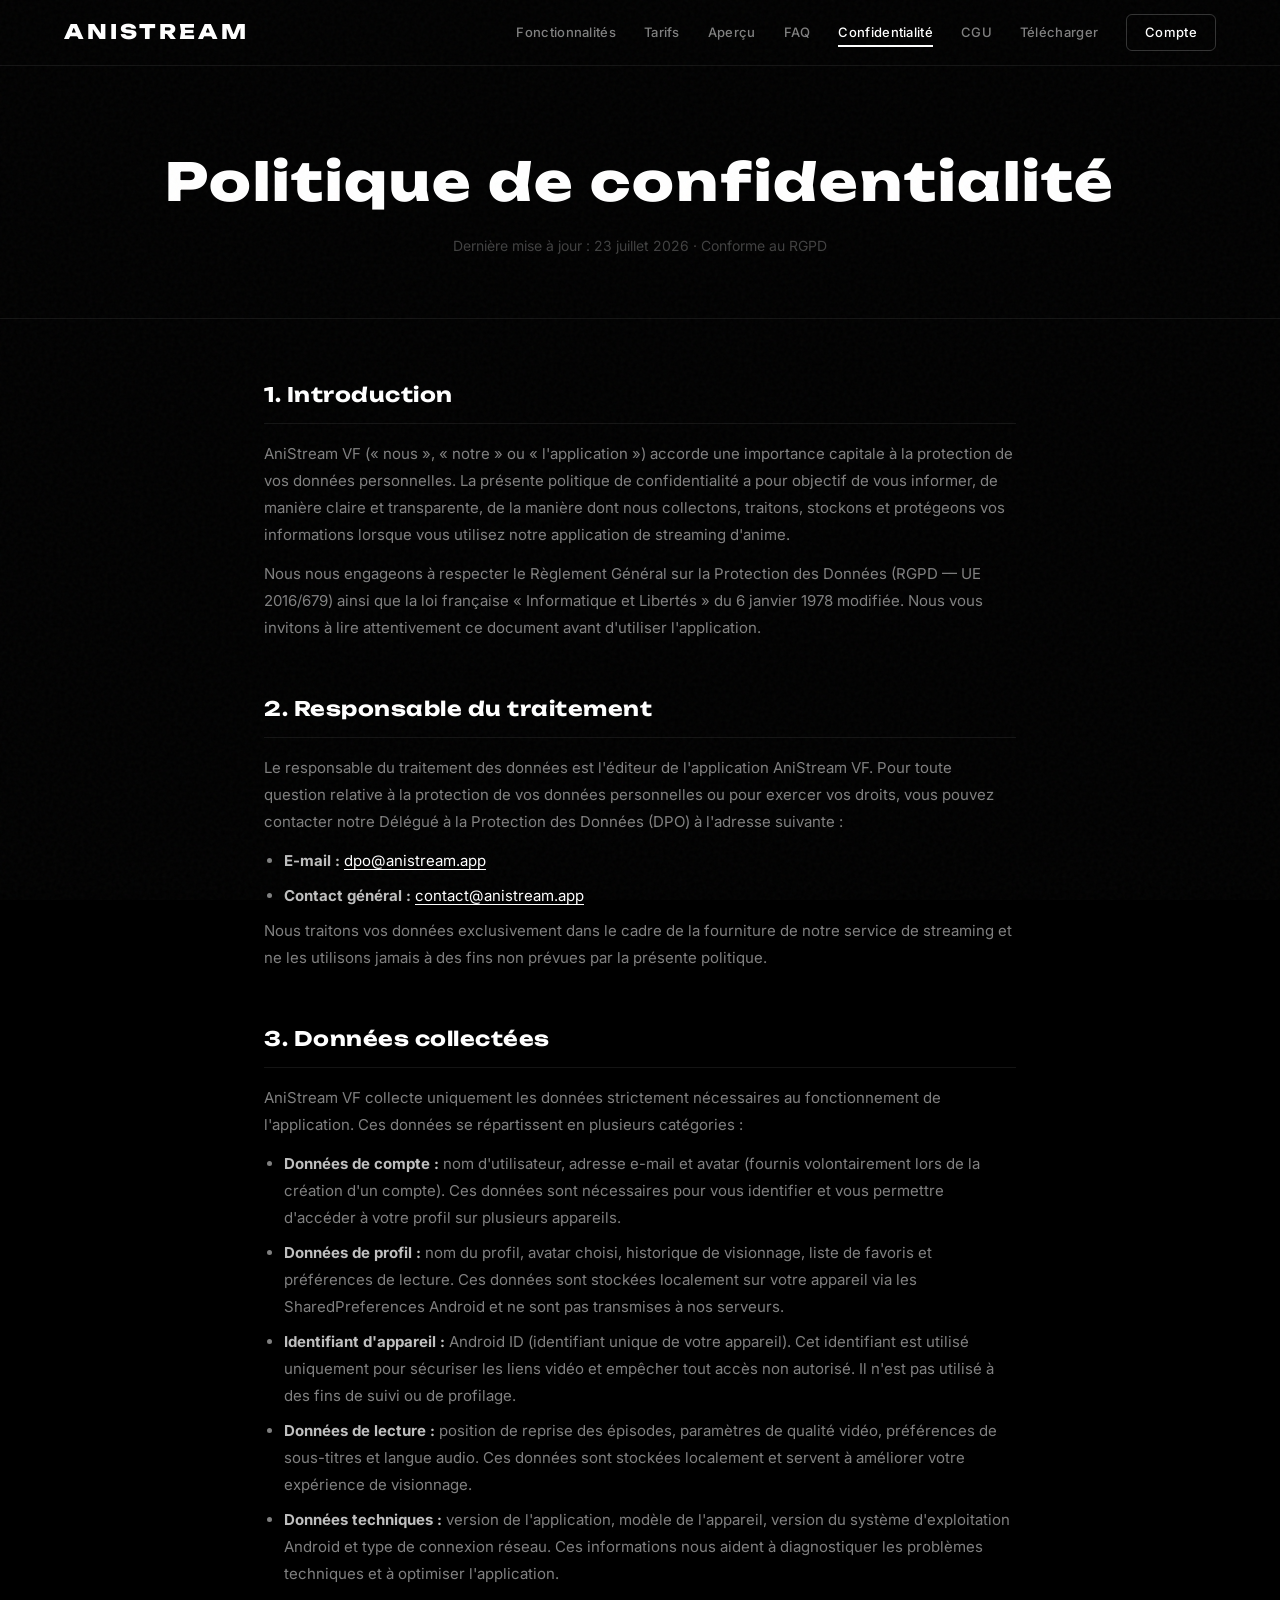
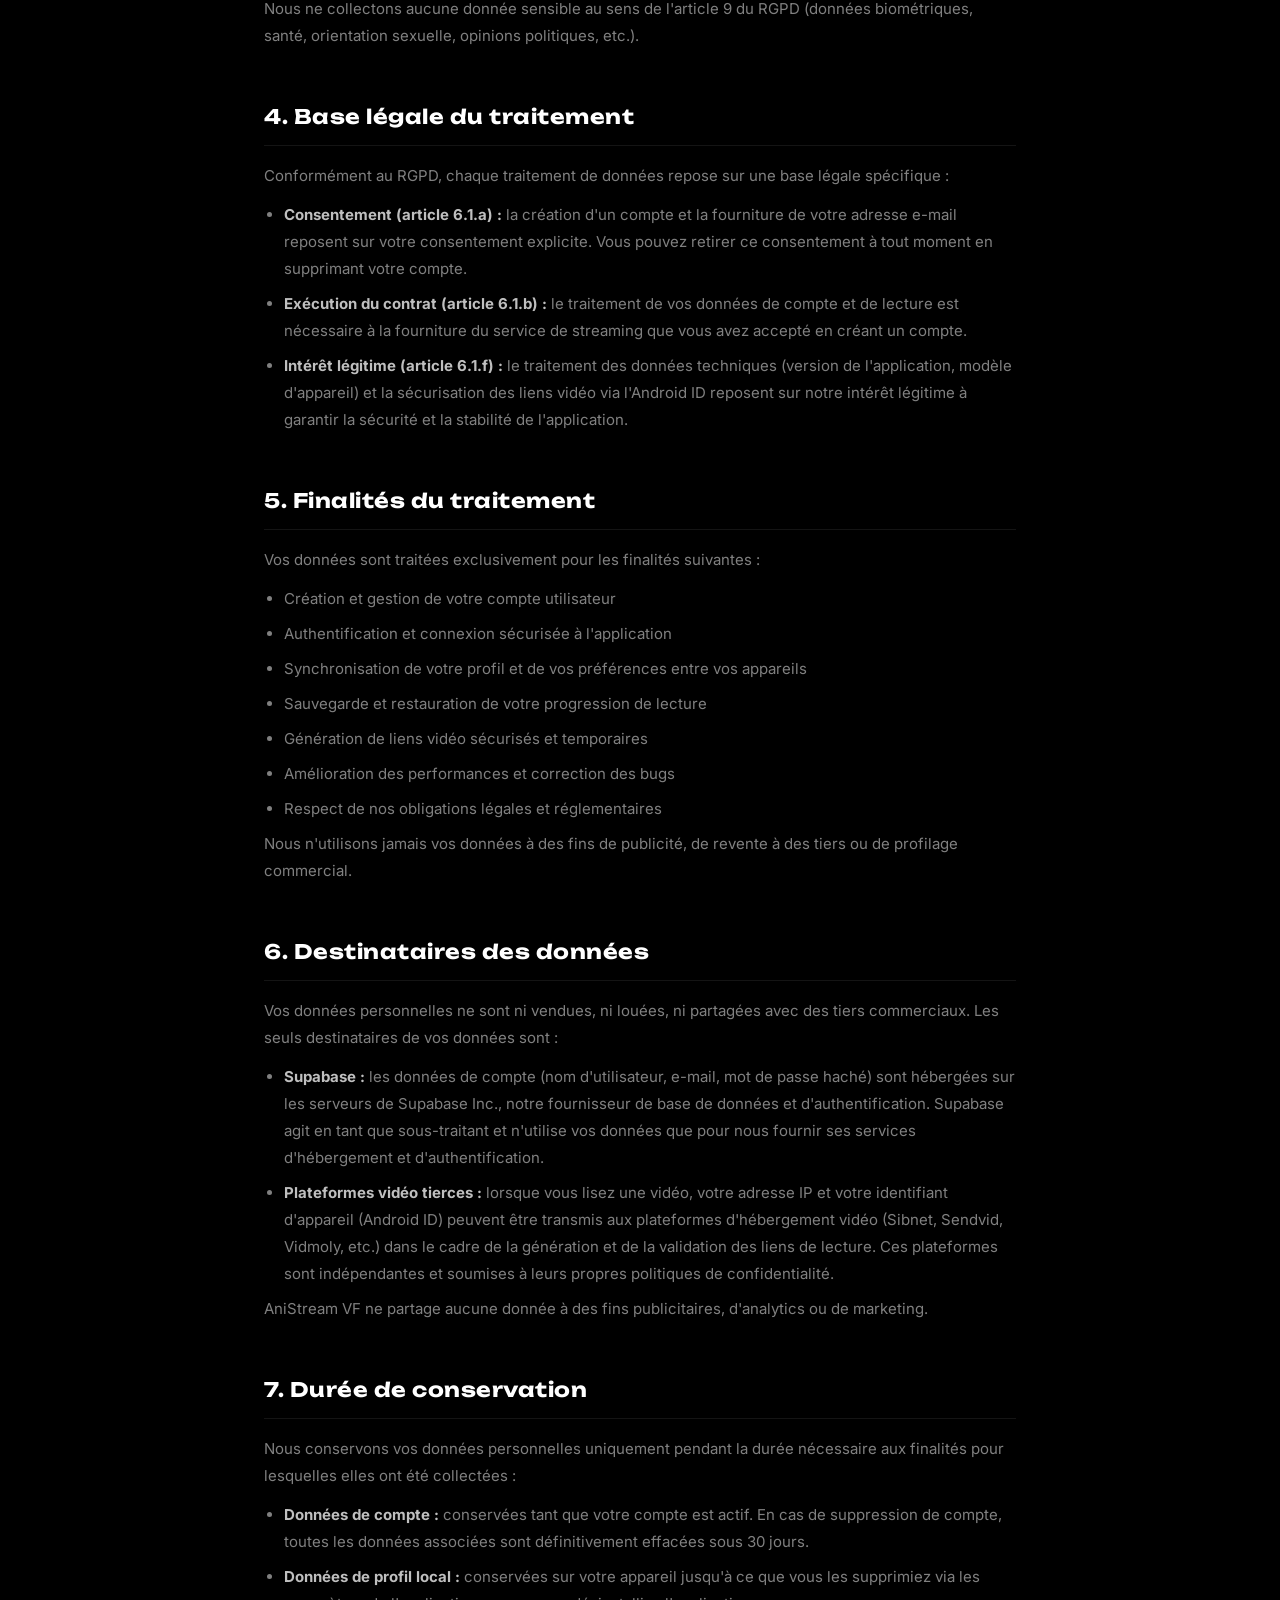
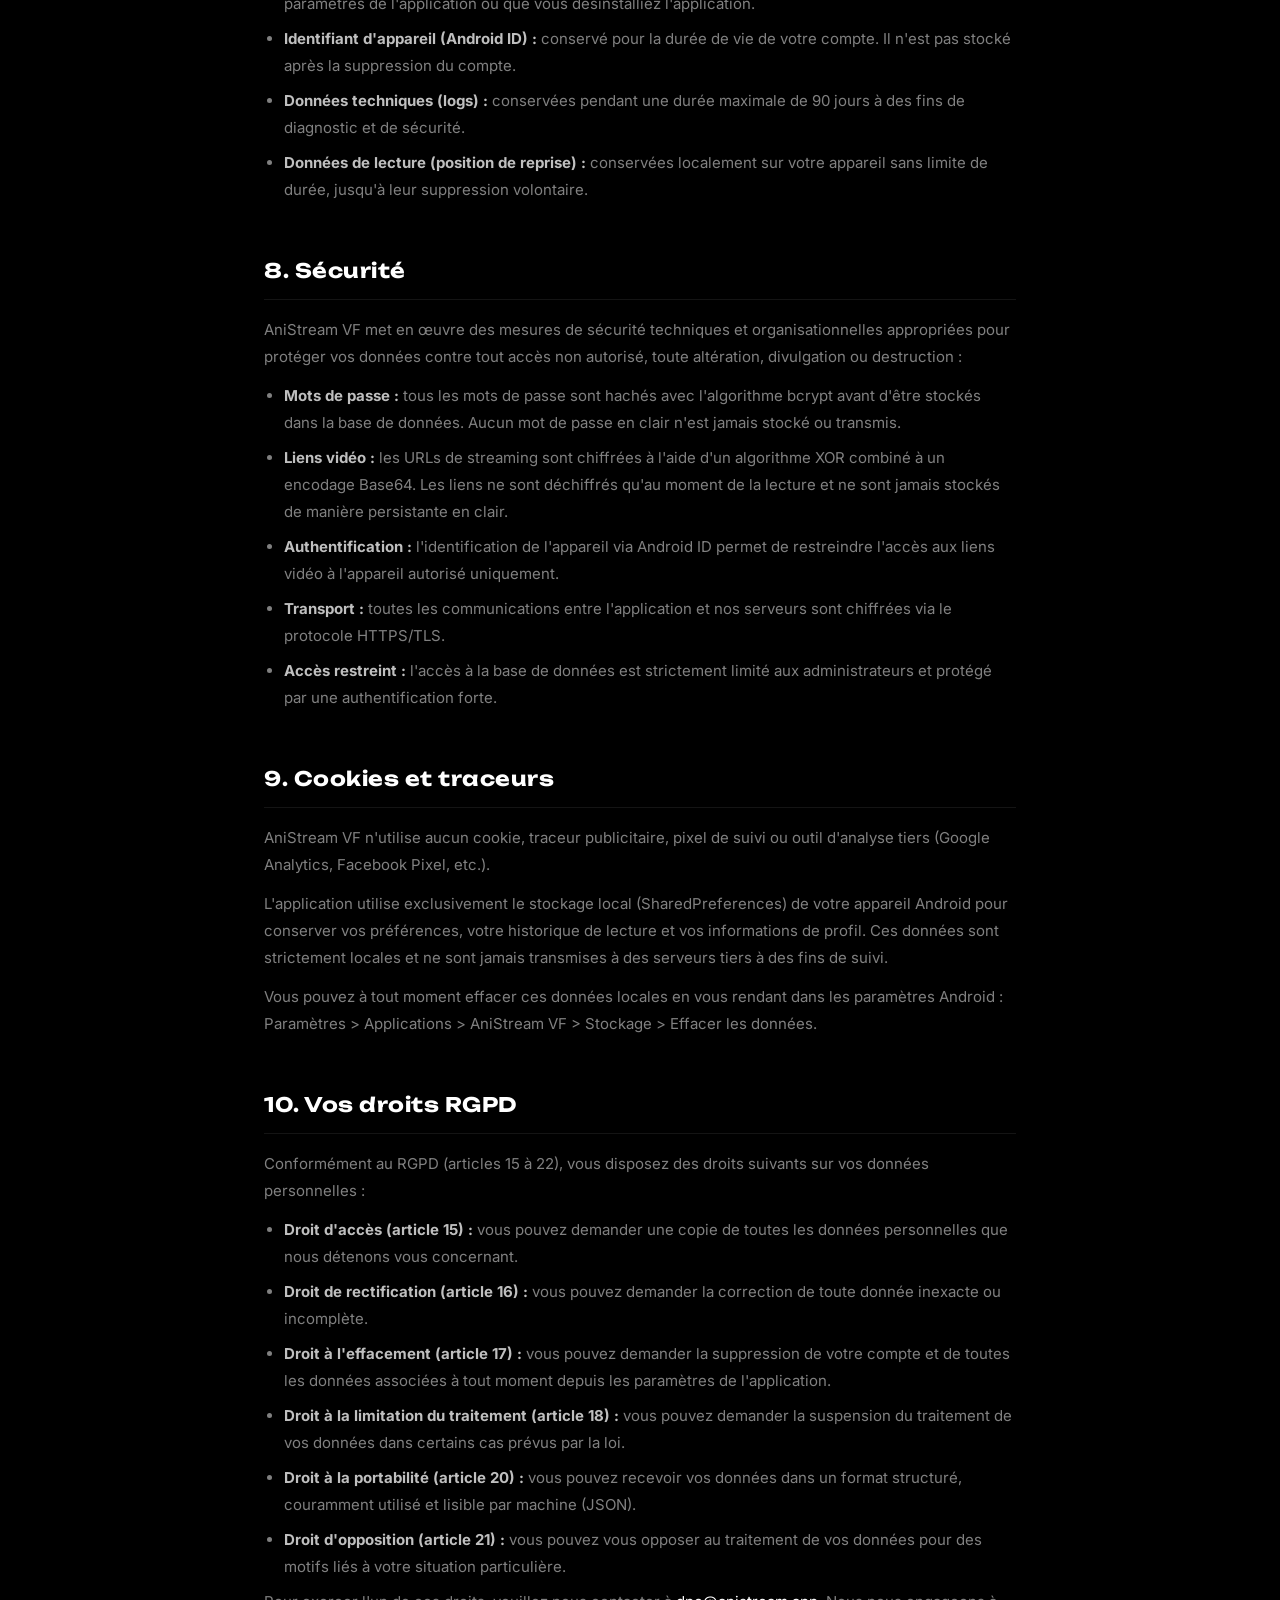
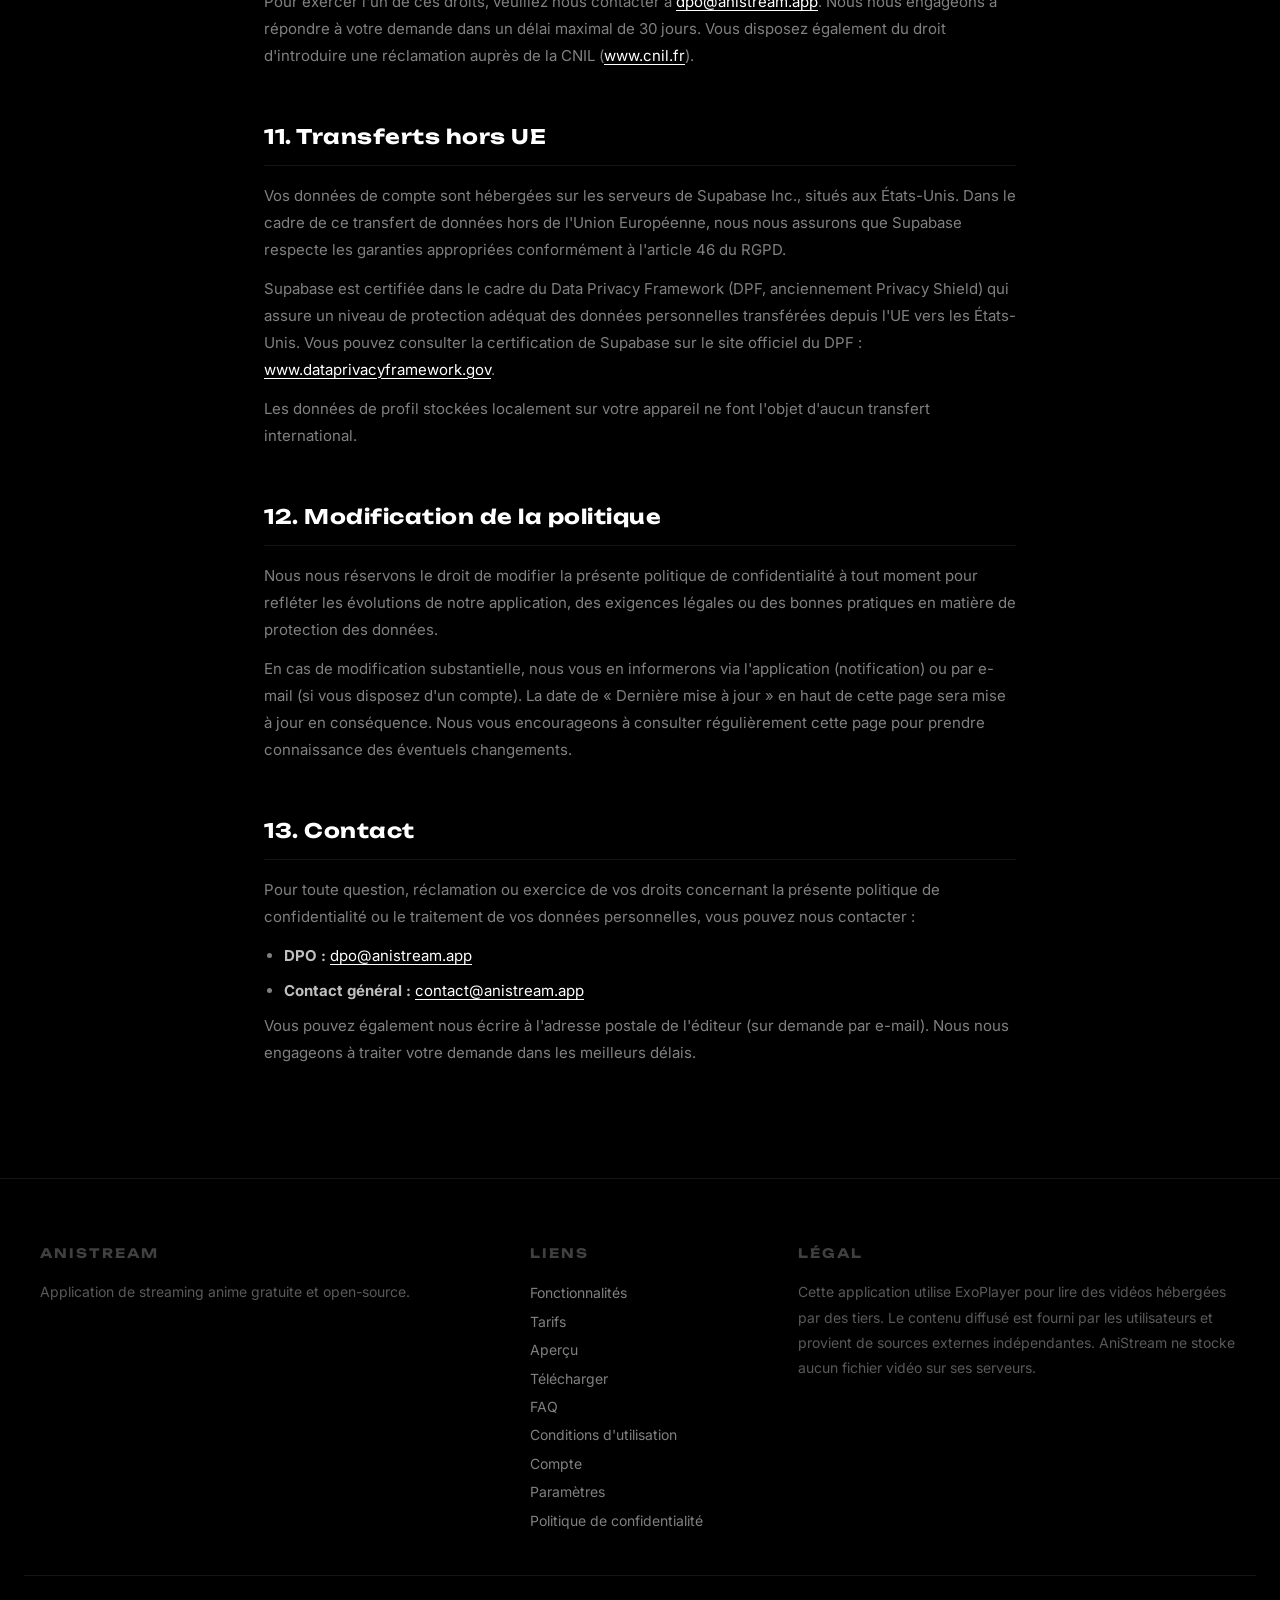
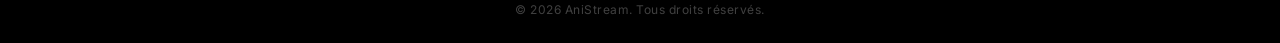
<file: privacy.html>
<!DOCTYPE html>
<html lang="fr">
<head>
<meta charset="UTF-8">
<meta name="viewport" content="width=device-width, initial-scale=1.0">
<title>Politique de confidentialité - AniStream VF</title>
<meta name="description" content="Politique de confidentialité complète et conforme au RGPD d'AniStream VF. Données collectées, base légale, sécurité, droits des utilisateurs et contact DPO.">
<meta name="robots" content="index, follow">
<link rel="canonical" href="https://anistreamvf.github.io/privacy.html">
<meta property="og:title" content="Politique de confidentialité - AniStream VF">
<meta property="og:description" content="Politique de confidentialité complète et conforme au RGPD d'AniStream VF. Découvrez comment nous protégeons vos données.">
<meta property="og:url" content="https://anistreamvf.github.io/privacy.html">
<meta property="og:type" content="website">
<meta property="og:site_name" content="AniStream VF">
<link rel="preconnect" href="https://fonts.googleapis.com">
<link rel="preconnect" href="https://fonts.gstatic.com" crossorigin>
<link href="https://fonts.googleapis.com/css2?family=Unbounded:wght@200..900&family=Inter:wght@300;400;500;600;700&display=swap" rel="stylesheet">
<link rel="stylesheet" href="style.css">
</head>
<body>

<header>
<nav>
<a href="/" class="logo">AniStream</a>
<div class="nav-links">
<a href="index.html#features">Fonctionnalités</a>
<a href="pricing.html">Tarifs</a>
<a href="index.html#gallery">Aperçu</a>
<a href="faq.html">FAQ</a>
<a href="privacy.html" class="active">Confidentialité</a>
<a href="conditions-utilisation.html">CGU</a>
<a href="index.html#download">Télécharger</a>
<a href="login.html" class="nav-cta">Compte</a>
</div>
</nav>
</header>

<section class="page-header">
<h1>Politique de confidentialité</h1>
<p>Dernière mise à jour : 23 juillet 2026 · Conforme au RGPD</p>
</section>

<section class="legal-content">
<div class="legal-block">
<h2>1. Introduction</h2>
<p>AniStream VF (« nous », « notre » ou « l'application ») accorde une importance capitale à la protection de vos données personnelles. La présente politique de confidentialité a pour objectif de vous informer, de manière claire et transparente, de la manière dont nous collectons, traitons, stockons et protégeons vos informations lorsque vous utilisez notre application de streaming d'anime.</p>
<p>Nous nous engageons à respecter le Règlement Général sur la Protection des Données (RGPD — UE 2016/679) ainsi que la loi française « Informatique et Libertés » du 6 janvier 1978 modifiée. Nous vous invitons à lire attentivement ce document avant d'utiliser l'application.</p>
</div>

<div class="legal-block">
<h2>2. Responsable du traitement</h2>
<p>Le responsable du traitement des données est l'éditeur de l'application AniStream VF. Pour toute question relative à la protection de vos données personnelles ou pour exercer vos droits, vous pouvez contacter notre Délégué à la Protection des Données (DPO) à l'adresse suivante :</p>
<ul>
<li><strong>E-mail :</strong> <a href="mailto:dpo@anistream.app">dpo@anistream.app</a></li>
<li><strong>Contact général :</strong> <a href="mailto:contact@anistream.app">contact@anistream.app</a></li>
</ul>
<p>Nous traitons vos données exclusivement dans le cadre de la fourniture de notre service de streaming et ne les utilisons jamais à des fins non prévues par la présente politique.</p>
</div>

<div class="legal-block">
<h2>3. Données collectées</h2>
<p>AniStream VF collecte uniquement les données strictement nécessaires au fonctionnement de l'application. Ces données se répartissent en plusieurs catégories :</p>
<ul>
<li><strong>Données de compte :</strong> nom d'utilisateur, adresse e-mail et avatar (fournis volontairement lors de la création d'un compte). Ces données sont nécessaires pour vous identifier et vous permettre d'accéder à votre profil sur plusieurs appareils.</li>
<li><strong>Données de profil :</strong> nom du profil, avatar choisi, historique de visionnage, liste de favoris et préférences de lecture. Ces données sont stockées localement sur votre appareil via les SharedPreferences Android et ne sont pas transmises à nos serveurs.</li>
<li><strong>Identifiant d'appareil :</strong> Android ID (identifiant unique de votre appareil). Cet identifiant est utilisé uniquement pour sécuriser les liens vidéo et empêcher tout accès non autorisé. Il n'est pas utilisé à des fins de suivi ou de profilage.</li>
<li><strong>Données de lecture :</strong> position de reprise des épisodes, paramètres de qualité vidéo, préférences de sous-titres et langue audio. Ces données sont stockées localement et servent à améliorer votre expérience de visionnage.</li>
<li><strong>Données techniques :</strong> version de l'application, modèle de l'appareil, version du système d'exploitation Android et type de connexion réseau. Ces informations nous aident à diagnostiquer les problèmes techniques et à optimiser l'application.</li>
</ul>
<p>Nous ne collectons aucune donnée sensible au sens de l'article 9 du RGPD (données biométriques, santé, orientation sexuelle, opinions politiques, etc.).</p>
</div>

<div class="legal-block">
<h2>4. Base légale du traitement</h2>
<p>Conformément au RGPD, chaque traitement de données repose sur une base légale spécifique :</p>
<ul>
<li><strong>Consentement (article 6.1.a) :</strong> la création d'un compte et la fourniture de votre adresse e-mail reposent sur votre consentement explicite. Vous pouvez retirer ce consentement à tout moment en supprimant votre compte.</li>
<li><strong>Exécution du contrat (article 6.1.b) :</strong> le traitement de vos données de compte et de lecture est nécessaire à la fourniture du service de streaming que vous avez accepté en créant un compte.</li>
<li><strong>Intérêt légitime (article 6.1.f) :</strong> le traitement des données techniques (version de l'application, modèle d'appareil) et la sécurisation des liens vidéo via l'Android ID reposent sur notre intérêt légitime à garantir la sécurité et la stabilité de l'application.</li>
</ul>
</div>

<div class="legal-block">
<h2>5. Finalités du traitement</h2>
<p>Vos données sont traitées exclusivement pour les finalités suivantes :</p>
<ul>
<li>Création et gestion de votre compte utilisateur</li>
<li>Authentification et connexion sécurisée à l'application</li>
<li>Synchronisation de votre profil et de vos préférences entre vos appareils</li>
<li>Sauvegarde et restauration de votre progression de lecture</li>
<li>Génération de liens vidéo sécurisés et temporaires</li>
<li>Amélioration des performances et correction des bugs</li>
<li>Respect de nos obligations légales et réglementaires</li>
</ul>
<p>Nous n'utilisons jamais vos données à des fins de publicité, de revente à des tiers ou de profilage commercial.</p>
</div>

<div class="legal-block">
<h2>6. Destinataires des données</h2>
<p>Vos données personnelles ne sont ni vendues, ni louées, ni partagées avec des tiers commerciaux. Les seuls destinataires de vos données sont :</p>
<ul>
<li><strong>Supabase :</strong> les données de compte (nom d'utilisateur, e-mail, mot de passe haché) sont hébergées sur les serveurs de Supabase Inc., notre fournisseur de base de données et d'authentification. Supabase agit en tant que sous-traitant et n'utilise vos données que pour nous fournir ses services d'hébergement et d'authentification.</li>
<li><strong>Plateformes vidéo tierces :</strong> lorsque vous lisez une vidéo, votre adresse IP et votre identifiant d'appareil (Android ID) peuvent être transmis aux plateformes d'hébergement vidéo (Sibnet, Sendvid, Vidmoly, etc.) dans le cadre de la génération et de la validation des liens de lecture. Ces plateformes sont indépendantes et soumises à leurs propres politiques de confidentialité.</li>
</ul>
<p>AniStream VF ne partage aucune donnée à des fins publicitaires, d'analytics ou de marketing.</p>
</div>

<div class="legal-block">
<h2>7. Durée de conservation</h2>
<p>Nous conservons vos données personnelles uniquement pendant la durée nécessaire aux finalités pour lesquelles elles ont été collectées :</p>
<ul>
<li><strong>Données de compte :</strong> conservées tant que votre compte est actif. En cas de suppression de compte, toutes les données associées sont définitivement effacées sous 30 jours.</li>
<li><strong>Données de profil local :</strong> conservées sur votre appareil jusqu'à ce que vous les supprimiez via les paramètres de l'application ou que vous désinstalliez l'application.</li>
<li><strong>Identifiant d'appareil (Android ID) :</strong> conservé pour la durée de vie de votre compte. Il n'est pas stocké après la suppression du compte.</li>
<li><strong>Données techniques (logs) :</strong> conservées pendant une durée maximale de 90 jours à des fins de diagnostic et de sécurité.</li>
<li><strong>Données de lecture (position de reprise) :</strong> conservées localement sur votre appareil sans limite de durée, jusqu'à leur suppression volontaire.</li>
</ul>
</div>

<div class="legal-block">
<h2>8. Sécurité</h2>
<p>AniStream VF met en œuvre des mesures de sécurité techniques et organisationnelles appropriées pour protéger vos données contre tout accès non autorisé, toute altération, divulgation ou destruction :</p>
<ul>
<li><strong>Mots de passe :</strong> tous les mots de passe sont hachés avec l'algorithme bcrypt avant d'être stockés dans la base de données. Aucun mot de passe en clair n'est jamais stocké ou transmis.</li>
<li><strong>Liens vidéo :</strong> les URLs de streaming sont chiffrées à l'aide d'un algorithme XOR combiné à un encodage Base64. Les liens ne sont déchiffrés qu'au moment de la lecture et ne sont jamais stockés de manière persistante en clair.</li>
<li><strong>Authentification :</strong> l'identification de l'appareil via Android ID permet de restreindre l'accès aux liens vidéo à l'appareil autorisé uniquement.</li>
<li><strong>Transport :</strong> toutes les communications entre l'application et nos serveurs sont chiffrées via le protocole HTTPS/TLS.</li>
<li><strong>Accès restreint :</strong> l'accès à la base de données est strictement limité aux administrateurs et protégé par une authentification forte.</li>
</ul>
</div>

<div class="legal-block">
<h2>9. Cookies et traceurs</h2>
<p>AniStream VF n'utilise aucun cookie, traceur publicitaire, pixel de suivi ou outil d'analyse tiers (Google Analytics, Facebook Pixel, etc.).</p>
<p>L'application utilise exclusivement le stockage local (SharedPreferences) de votre appareil Android pour conserver vos préférences, votre historique de lecture et vos informations de profil. Ces données sont strictement locales et ne sont jamais transmises à des serveurs tiers à des fins de suivi.</p>
<p>Vous pouvez à tout moment effacer ces données locales en vous rendant dans les paramètres Android : Paramètres &gt; Applications &gt; AniStream VF &gt; Stockage &gt; Effacer les données.</p>
</div>

<div class="legal-block">
<h2>10. Vos droits RGPD</h2>
<p>Conformément au RGPD (articles 15 à 22), vous disposez des droits suivants sur vos données personnelles :</p>
<ul>
<li><strong>Droit d'accès (article 15) :</strong> vous pouvez demander une copie de toutes les données personnelles que nous détenons vous concernant.</li>
<li><strong>Droit de rectification (article 16) :</strong> vous pouvez demander la correction de toute donnée inexacte ou incomplète.</li>
<li><strong>Droit à l'effacement (article 17) :</strong> vous pouvez demander la suppression de votre compte et de toutes les données associées à tout moment depuis les paramètres de l'application.</li>
<li><strong>Droit à la limitation du traitement (article 18) :</strong> vous pouvez demander la suspension du traitement de vos données dans certains cas prévus par la loi.</li>
<li><strong>Droit à la portabilité (article 20) :</strong> vous pouvez recevoir vos données dans un format structuré, couramment utilisé et lisible par machine (JSON).</li>
<li><strong>Droit d'opposition (article 21) :</strong> vous pouvez vous opposer au traitement de vos données pour des motifs liés à votre situation particulière.</li>
</ul>
<p>Pour exercer l'un de ces droits, veuillez nous contacter à <a href="mailto:dpo@anistream.app">dpo@anistream.app</a>. Nous nous engageons à répondre à votre demande dans un délai maximal de 30 jours. Vous disposez également du droit d'introduire une réclamation auprès de la CNIL (<a href="https://www.cnil.fr" target="_blank" rel="noopener">www.cnil.fr</a>).</p>
</div>

<div class="legal-block">
<h2>11. Transferts hors UE</h2>
<p>Vos données de compte sont hébergées sur les serveurs de Supabase Inc., situés aux États-Unis. Dans le cadre de ce transfert de données hors de l'Union Européenne, nous nous assurons que Supabase respecte les garanties appropriées conformément à l'article 46 du RGPD.</p>
<p>Supabase est certifiée dans le cadre du Data Privacy Framework (DPF, anciennement Privacy Shield) qui assure un niveau de protection adéquat des données personnelles transférées depuis l'UE vers les États-Unis. Vous pouvez consulter la certification de Supabase sur le site officiel du DPF : <a href="https://www.dataprivacyframework.gov" target="_blank" rel="noopener">www.dataprivacyframework.gov</a>.</p>
<p>Les données de profil stockées localement sur votre appareil ne font l'objet d'aucun transfert international.</p>
</div>

<div class="legal-block">
<h2>12. Modification de la politique</h2>
<p>Nous nous réservons le droit de modifier la présente politique de confidentialité à tout moment pour refléter les évolutions de notre application, des exigences légales ou des bonnes pratiques en matière de protection des données.</p>
<p>En cas de modification substantielle, nous vous en informerons via l'application (notification) ou par e-mail (si vous disposez d'un compte). La date de « Dernière mise à jour » en haut de cette page sera mise à jour en conséquence. Nous vous encourageons à consulter régulièrement cette page pour prendre connaissance des éventuels changements.</p>
</div>

<div class="legal-block">
<h2>13. Contact</h2>
<p>Pour toute question, réclamation ou exercice de vos droits concernant la présente politique de confidentialité ou le traitement de vos données personnelles, vous pouvez nous contacter :</p>
<ul>
<li><strong>DPO :</strong> <a href="mailto:dpo@anistream.app">dpo@anistream.app</a></li>
<li><strong>Contact général :</strong> <a href="mailto:contact@anistream.app">contact@anistream.app</a></li>
</ul>
<p>Vous pouvez également nous écrire à l'adresse postale de l'éditeur (sur demande par e-mail). Nous nous engageons à traiter votre demande dans les meilleurs délais.</p>
</div>
</section>

<footer>
<div class="footer-content">
<div class="footer-col">
<h4>AniStream</h4>
<p>Application de streaming anime gratuite et open-source.</p>
</div>
<div class="footer-col">
<h4>Liens</h4>
<a href="index.html#features">Fonctionnalités</a>
<a href="pricing.html">Tarifs</a>
<a href="index.html#gallery">Aperçu</a>
<a href="index.html#download">Télécharger</a>
<a href="faq.html">FAQ</a>
<a href="conditions-utilisation.html">Conditions d'utilisation</a>
<a href="login.html">Compte</a>
<a href="account.html">Paramètres</a>
<a href="privacy.html">Politique de confidentialité</a>
</div>
<div class="footer-col">
<h4>Légal</h4>
<p class="legal-text">Cette application utilise ExoPlayer pour lire des vidéos hébergées par des tiers. Le contenu diffusé est fourni par les utilisateurs et provient de sources externes indépendantes. AniStream ne stocke aucun fichier vidéo sur ses serveurs.</p>
</div>
</div>
<div class="footer-bottom">
<p>&copy; 2026 AniStream. Tous droits réservés.</p>
</div>
</footer>

</body>
</html>
</file>
<file: style.css>
:root {
  --bg: #000;
  --bg-card: rgba(255,255,255,0.03);
  --bg-card-hover: rgba(255,255,255,0.06);
  --border: rgba(255,255,255,0.08);
  --border-hover: rgba(255,255,255,0.18);
  --text: #fff;
  --text-secondary: rgba(255,255,255,0.5);
  --text-tertiary: rgba(255,255,255,0.25);
  --radius: 12px;
  --radius-sm: 8px;
  --transition: 0.35s cubic-bezier(0.4, 0, 0.2, 1);
  --font-display: 'Unbounded', sans-serif;
  --font-body: 'Inter', -apple-system, BlinkMacSystemFont, 'Segoe UI', Roboto, sans-serif;
}

*, *::before, *::after { margin: 0; padding: 0; box-sizing: border-box; }

html { scroll-behavior: smooth; }

body {
  font-family: var(--font-body);
  background: var(--bg);
  color: var(--text);
  line-height: 1.6;
  overflow-x: hidden;
  -webkit-font-smoothing: antialiased;
  -moz-osx-font-smoothing: grayscale;
}

h1, h2, h3, h4, .logo { font-family: var(--font-display); }

::selection { background: rgba(255,255,255,0.15); color: #fff; }

/* ─── NOISE OVERLAY ─── */
body::after {
  content: '';
  position: fixed;
  inset: 0;
  pointer-events: none;
  z-index: 9999;
  opacity: 0.035;
  background-image: url("data:image/svg+xml,%3Csvg viewBox='0 0 256 256' xmlns='http://www.w3.org/2000/svg'%3E%3Cfilter id='noise'%3E%3CfeTurbulence type='fractalNoise' baseFrequency='0.9' numOctaves='4' stitchTiles='stitch'/%3E%3C/filter%3E%3Crect width='100%25' height='100%25' filter='url(%23noise)'/%3E%3C/svg%3E");
}

/* ─── HEADER ─── */
header {
  position: fixed;
  top: 0; left: 0; right: 0;
  z-index: 100;
  background: rgba(0,0,0,0.85);
  backdrop-filter: blur(20px) saturate(1.2);
  -webkit-backdrop-filter: blur(20px) saturate(1.2);
  border-bottom: 1px solid var(--border);
  transition: background var(--transition);
}

nav {
  max-width: 1200px;
  margin: 0 auto;
  padding: 14px 24px;
  display: flex;
  align-items: center;
  justify-content: space-between;
}

.logo {
  font-size: 20px;
  font-weight: 800;
  letter-spacing: 3px;
  text-transform: uppercase;
  text-decoration: none;
  color: var(--text);
  transition: opacity var(--transition);
}
.logo:hover { opacity: 0.7; }

.nav-links { display: flex; align-items: center; gap: 28px; }

.nav-links a {
  text-decoration: none;
  color: var(--text-secondary);
  font-size: 13px;
  font-weight: 500;
  letter-spacing: 0.3px;
  transition: color var(--transition);
  position: relative;
}
.nav-links a::after {
  content: '';
  position: absolute;
  bottom: -4px; left: 0; right: 0;
  height: 1.5px;
  background: #fff;
  transform: scaleX(0);
  transition: transform var(--transition);
}
.nav-links a:hover { color: #fff; }
.nav-links a:hover::after { transform: scaleX(1); }
.nav-links a.active { color: #fff; }
.nav-links a.active::after { transform: scaleX(1); }

.nav-cta {
  padding: 7px 18px;
  border: 1px solid rgba(255,255,255,0.2);
  border-radius: 6px;
  color: #fff !important;
  transition: all var(--transition) !important;
}
.nav-cta::after { display: none !important; }
.nav-cta:hover {
  background: #fff;
  color: #000 !important;
  border-color: #fff;
}

/* ─── HERO ─── */
.hero {
  min-height: 100vh;
  display: flex;
  align-items: center;
  justify-content: center;
  position: relative;
  overflow: hidden;
  padding: 100px 24px;
}

.hero-bg {
  position: absolute;
  inset: 0;
  background:
    radial-gradient(ellipse 600px 400px at 20% 40%, rgba(255,255,255,0.04) 0%, transparent 60%),
    radial-gradient(ellipse 500px 500px at 80% 60%, rgba(255,255,255,0.03) 0%, transparent 60%),
    radial-gradient(ellipse 300px 300px at 50% 80%, rgba(255,255,255,0.02) 0%, transparent 60%);
  pointer-events: none;
}

.hero-content {
  text-align: center;
  position: relative;
  z-index: 1;
  animation: heroFadeIn 1s ease-out;
}

@keyframes heroFadeIn {
  from { opacity: 0; transform: translateY(30px); }
  to { opacity: 1; transform: translateY(0); }
}

.hero h1 {
  font-size: clamp(48px, 10vw, 90px);
  font-weight: 900;
  letter-spacing: clamp(3px, 0.6vw, 8px);
  text-transform: uppercase;
  margin-bottom: 24px;
  line-height: 1;
  background: linear-gradient(180deg, #fff 60%, rgba(255,255,255,0.5));
  -webkit-background-clip: text;
  -webkit-text-fill-color: transparent;
  background-clip: text;
}

.hero-sub {
  font-size: clamp(16px, 2vw, 20px);
  color: var(--text-secondary);
  margin-bottom: 48px;
  font-weight: 400;
  line-height: 1.8;
  max-width: 600px;
  margin-left: auto;
  margin-right: auto;
}

.hero-version {
  margin-top: 20px;
  font-size: 13px;
  color: var(--text-tertiary);
  letter-spacing: 1px;
}

/* ─── BUTTONS ─── */
.btn-primary {
  display: inline-flex;
  align-items: center;
  gap: 8px;
  padding: 16px 48px;
  background: #fff;
  color: #000;
  text-decoration: none;
  font-weight: 700;
  font-size: 15px;
  border-radius: var(--radius-sm);
  letter-spacing: 1px;
  text-transform: uppercase;
  transition: all var(--transition);
  border: none;
  cursor: pointer;
}
.btn-primary:hover {
  transform: translateY(-3px);
  box-shadow: 0 12px 48px rgba(255,255,255,0.12);
}
.btn-primary:active { transform: translateY(-1px); }

.btn-outline {
  display: inline-flex;
  align-items: center;
  gap: 8px;
  padding: 14px 32px;
  border: 1px solid var(--border-hover);
  border-radius: var(--radius-sm);
  color: var(--text);
  text-decoration: none;
  font-weight: 600;
  font-size: 14px;
  text-align: center;
  letter-spacing: 0.5px;
  transition: all var(--transition);
  cursor: pointer;
}
.btn-outline:hover {
  background: #fff;
  color: #000;
  border-color: #fff;
  transform: translateY(-2px);
}

.btn-download {
  display: inline-flex;
  align-items: center;
  gap: 10px;
  padding: 18px 56px;
  background: #fff;
  color: #000;
  text-decoration: none;
  font-weight: 700;
  font-size: 16px;
  border-radius: var(--radius-sm);
  letter-spacing: 1px;
  transition: all var(--transition);
}
.btn-download:hover {
  transform: translateY(-3px);
  box-shadow: 0 12px 48px rgba(255,255,255,0.12);
}

/* ─── SECTIONS ─── */
section { padding: 120px 24px; }

.section-header {
  text-align: center;
  margin-bottom: 64px;
}

.section-header h2 {
  font-size: clamp(28px, 4vw, 42px);
  font-weight: 800;
  letter-spacing: 1px;
  margin-bottom: 16px;
}

.section-header p {
  color: var(--text-secondary);
  font-size: 16px;
  max-width: 560px;
  margin: 0 auto;
  line-height: 1.8;
}

/* ─── FEATURES ─── */
.features { max-width: 1200px; margin: 0 auto; }

.features-grid {
  display: grid;
  grid-template-columns: repeat(auto-fit, minmax(300px, 1fr));
  gap: 20px;
}

.feature-card {
  padding: 40px 32px;
  border: 1px solid var(--border);
  border-radius: var(--radius);
  background: var(--bg-card);
  transition: all var(--transition);
  position: relative;
  overflow: hidden;
}
.feature-card::before {
  content: '';
  position: absolute;
  top: 0; left: 0;
  width: 100%; height: 100%;
  background: linear-gradient(135deg, rgba(255,255,255,0.04) 0%, transparent 50%);
  opacity: 0;
  transition: opacity var(--transition);
  pointer-events: none;
}
.feature-card:hover {
  border-color: var(--border-hover);
  background: var(--bg-card-hover);
  transform: translateY(-6px);
}
.feature-card:hover::before { opacity: 1; }

.feature-icon {
  font-size: 24px;
  margin-bottom: 20px;
  opacity: 0.5;
  transition: opacity var(--transition);
}
.feature-card:hover .feature-icon { opacity: 0.8; }

.feature-card h3 {
  font-size: 17px;
  font-weight: 700;
  margin-bottom: 10px;
  letter-spacing: 0.5px;
}

.feature-card p {
  color: var(--text-secondary);
  font-size: 14px;
  line-height: 1.7;
}

/* ─── GALLERY ─── */
.gallery { max-width: 1200px; margin: 0 auto; }

.gallery-grid {
  display: grid;
  grid-template-columns: repeat(auto-fit, minmax(260px, 1fr));
  gap: 16px;
}

.gallery-item {
  aspect-ratio: 9 / 16;
  max-height: 480px;
  overflow: hidden;
  border-radius: var(--radius);
  border: 1px solid rgba(255,255,255,0.2);
  transition: all var(--transition);
}
.gallery-item:hover {
  border-color: rgba(255,255,255,0.4);
  transform: scale(1.02);
}
.gallery-item a { display: block; width: 100%; height: 100%; }
.gallery-item img {
  width: 100%; height: 100%;
  object-fit: contain;
  display: block;
  background: #080808;
  transition: transform 0.5s ease;
}
.gallery-item:hover img { transform: scale(1.03); }
.gallery-item.landscape { aspect-ratio: 16 / 9; }

/* ─── DOWNLOAD ─── */
.download {
  text-align: center;
  background: linear-gradient(180deg, #000 0%, #0a0a0a 100%);
  position: relative;
}

.download-card {
  max-width: 500px;
  margin: 0 auto;
  padding: 52px 44px;
  border: 1px solid var(--border);
  border-radius: 16px;
  background: var(--bg-card);
  transition: all var(--transition);
  position: relative;
}
.download-card:hover {
  border-color: var(--border-hover);
  background: var(--bg-card-hover);
}

.download-version {
  display: flex;
  align-items: center;
  justify-content: center;
  gap: 12px;
  margin-bottom: 20px;
}

.version-badge {
  background: #fff;
  color: #000;
  padding: 4px 14px;
  border-radius: 4px;
  font-weight: 700;
  font-size: 13px;
  letter-spacing: 0.5px;
}

.version-date {
  color: var(--text-tertiary);
  font-size: 13px;
}

.download-info {
  color: var(--text-secondary);
  font-size: 14px;
  margin-bottom: 32px;
}

.download-note {
  margin-top: 20px;
  font-size: 12px;
  color: var(--text-tertiary);
  line-height: 1.5;
}

/* ─── FOOTER ─── */
footer {
  border-top: 1px solid var(--border);
  padding: 64px 24px 0;
}

.footer-content {
  max-width: 1200px;
  margin: 0 auto;
  display: grid;
  grid-template-columns: 2fr 1fr 2fr;
  gap: 48px;
  padding-bottom: 40px;
}

.footer-col h4 {
  font-size: 13px;
  font-weight: 700;
  text-transform: uppercase;
  letter-spacing: 2px;
  margin-bottom: 16px;
  color: var(--text-tertiary);
}

.footer-col p {
  font-size: 14px;
  color: rgba(255,255,255,0.35);
  line-height: 1.8;
}

.footer-col a {
  display: block;
  text-decoration: none;
  color: rgba(255,255,255,0.5);
  font-size: 14px;
  padding: 3px 0;
  transition: color var(--transition);
}
.footer-col a:hover { color: #fff; }

.footer-bottom {
  border-top: 1px solid var(--border);
  padding: 24px 0;
  text-align: center;
}
.footer-bottom p {
  font-size: 12px;
  color: var(--text-tertiary);
  letter-spacing: 0.5px;
}

/* ─── PAGE HEADER ─── */
.page-header {
  padding: 140px 24px 60px;
  text-align: center;
  border-bottom: 1px solid var(--border);
}
.page-header h1 {
  font-size: clamp(32px, 5vw, 52px);
  font-weight: 800;
  letter-spacing: 2px;
  margin-bottom: 12px;
}
.page-header p {
  color: var(--text-tertiary);
  font-size: 14px;
}

/* ─── LEGAL PAGES ─── */
.legal-content {
  max-width: 800px;
  margin: 0 auto;
  padding: 60px 24px 100px;
}

.legal-block {
  margin-bottom: 52px;
}

.legal-block:last-child { margin-bottom: 0; }

.legal-block h2 {
  font-size: 20px;
  font-weight: 700;
  text-align: left;
  margin-bottom: 16px;
  letter-spacing: 0.5px;
  padding-bottom: 12px;
  border-bottom: 1px solid var(--border);
}

.legal-block h3 {
  font-family: var(--font-body);
  font-size: 16px;
  font-weight: 600;
  margin-bottom: 10px;
  margin-top: 24px;
  color: rgba(255,255,255,0.85);
}

.legal-block p {
  color: var(--text-secondary);
  font-size: 15px;
  line-height: 1.8;
  margin-bottom: 12px;
}

.legal-block ul, .legal-block ol {
  padding-left: 20px;
  color: var(--text-secondary);
  font-size: 15px;
  line-height: 1.8;
}

.legal-block li { margin-bottom: 8px; }
.legal-block li strong { color: rgba(255,255,255,0.75); }
.legal-block a {
  color: #fff;
  text-decoration: underline;
  text-underline-offset: 3px;
  transition: opacity var(--transition);
}
.legal-block a:hover { opacity: 0.7; }

/* ─── PRICING ─── */
.pricing-section {
  max-width: 1200px;
  margin: 0 auto;
  padding: 60px 24px 100px;
}

.pricing-grid {
  display: grid;
  grid-template-columns: repeat(3, 1fr);
  gap: 20px;
  max-width: 1000px;
  margin: 0 auto;
}

.pricing-card {
  padding: 40px 32px;
  border: 1px solid var(--border);
  border-radius: 16px;
  background: var(--bg-card);
  display: flex;
  flex-direction: column;
  transition: all var(--transition);
  position: relative;
}
.pricing-card:hover {
  border-color: var(--border-hover);
  transform: translateY(-6px);
}
.pricing-card.featured {
  border-color: rgba(255,255,255,0.15);
  background: rgba(255,255,255,0.05);
  box-shadow: 0 0 80px rgba(255,255,255,0.04);
}

.pricing-badge {
  font-family: var(--font-body);
  font-size: 11px;
  font-weight: 600;
  text-transform: uppercase;
  letter-spacing: 2px;
  color: var(--text-tertiary);
  margin-bottom: 20px;
}
.pricing-badge.popular {
  color: #fff;
  background: rgba(255,255,255,0.1);
  padding: 4px 12px;
  border-radius: 4px;
  display: inline-block;
}

.pricing-card h3 {
  font-size: 22px;
  font-weight: 700;
  margin-bottom: 12px;
  letter-spacing: 1px;
}

.pricing-price {
  font-family: var(--font-display);
  font-size: 38px;
  font-weight: 700;
  margin-bottom: 28px;
  letter-spacing: -1px;
}
.pricing-price span {
  font-family: var(--font-body);
  font-size: 14px;
  font-weight: 400;
  color: var(--text-tertiary);
  letter-spacing: 0;
}

.pricing-features {
  list-style: none;
  padding: 0;
  margin: 0 0 32px;
  flex: 1;
}
.pricing-features li {
  font-size: 14px;
  padding: 8px 0;
  color: rgba(255,255,255,0.65);
  display: flex;
  align-items: center;
  gap: 10px;
}
.pricing-features li strong { color: #fff; }

.check { color: #fff; font-size: 16px; }
.cross { color: var(--text-tertiary); font-size: 14px; }
.muted { color: rgba(255,255,255,0.25); }

.pricing-cta {
  text-align: center;
  padding: 80px 0 0;
  max-width: 600px;
  margin: 0 auto;
}
.pricing-cta h2 { font-size: clamp(24px, 3vw, 32px); }
.pricing-cta p {
  color: var(--text-secondary);
  font-size: 15px;
  line-height: 1.8;
  margin-top: 16px;
}
.pricing-disclaimer { font-size: 12px !important; color: var(--text-tertiary) !important; }

/* ─── FAQ ─── */
.faq-section {
  max-width: 800px;
  margin: 0 auto;
  padding: 0 24px 100px;
}
.faq-section .section-header { margin-bottom: 48px; }

.faq-item {
  border-bottom: 1px solid var(--border);
}
.faq-item:first-child { border-top: 1px solid var(--border); }

.faq-question {
  width: 100%;
  display: flex;
  align-items: center;
  justify-content: space-between;
  gap: 16px;
  padding: 24px 0;
  background: none;
  border: none;
  color: var(--text);
  font-family: var(--font-body);
  font-size: 16px;
  font-weight: 600;
  text-align: left;
  cursor: pointer;
  transition: color var(--transition);
}
.faq-question:hover { color: rgba(255,255,255,0.7); }
.faq-question .faq-arrow {
  flex-shrink: 0;
  transition: transform var(--transition);
}
.faq-question[aria-expanded="true"] .faq-arrow { transform: rotate(45deg); }

.faq-answer {
  overflow: hidden;
  max-height: 0;
  transition: max-height 0.4s ease, padding 0.4s ease;
  padding: 0;
}
.faq-answer.open {
  max-height: 400px;
  padding: 0 0 24px;
}
.faq-answer p {
  font-size: 14px;
  color: var(--text-secondary);
  line-height: 1.8;
}
.faq-answer a {
  color: #fff;
  text-decoration: underline;
  text-underline-offset: 3px;
}

/* ─── SCROLL ANIMATIONS ─── */
.fade-in {
  opacity: 0;
  transform: translateY(24px);
  transition: opacity 0.6s ease-out, transform 0.6s ease-out;
}
.fade-in.visible {
  opacity: 1;
  transform: translateY(0);
}
.fade-in-delay-1 { transition-delay: 0.1s; }
.fade-in-delay-2 { transition-delay: 0.2s; }
.fade-in-delay-3 { transition-delay: 0.3s; }
.fade-in-delay-4 { transition-delay: 0.4s; }

/* ─── RESPONSIVE ─── */
@media (max-width: 768px) {
  section { padding: 80px 20px; }

  .features-grid { grid-template-columns: 1fr; }

  .pricing-grid {
    grid-template-columns: 1fr;
    max-width: 400px;
  }

  .footer-content {
    grid-template-columns: 1fr;
    gap: 32px;
  }

  .nav-links a:not(.nav-cta) { display: none; }

  .gallery-grid { grid-template-columns: repeat(2, 1fr); }
}

@media (max-width: 480px) {
  .btn-primary, .btn-download { padding: 14px 32px; font-size: 14px; }
  .gallery-grid { grid-template-columns: 1fr 1fr; gap: 10px; }
  .gallery-item { max-height: 320px; }
}
</file>
